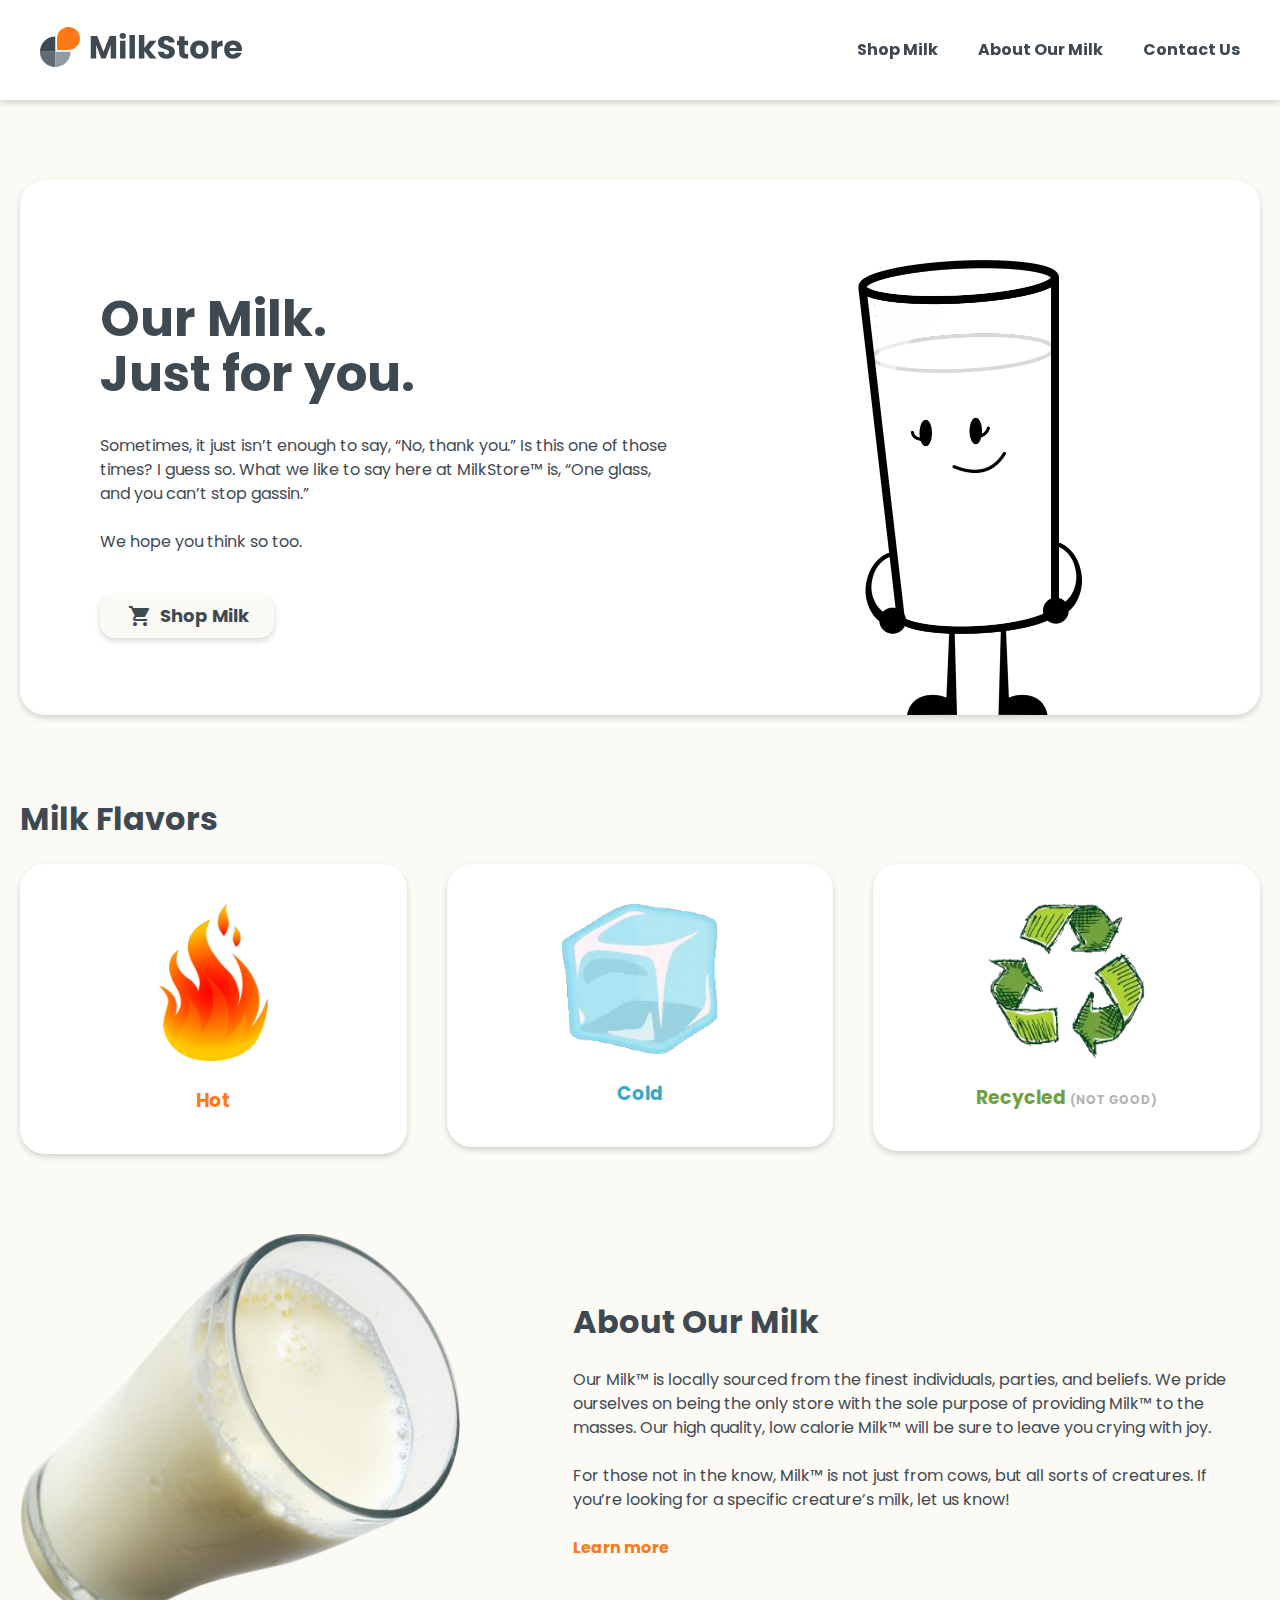
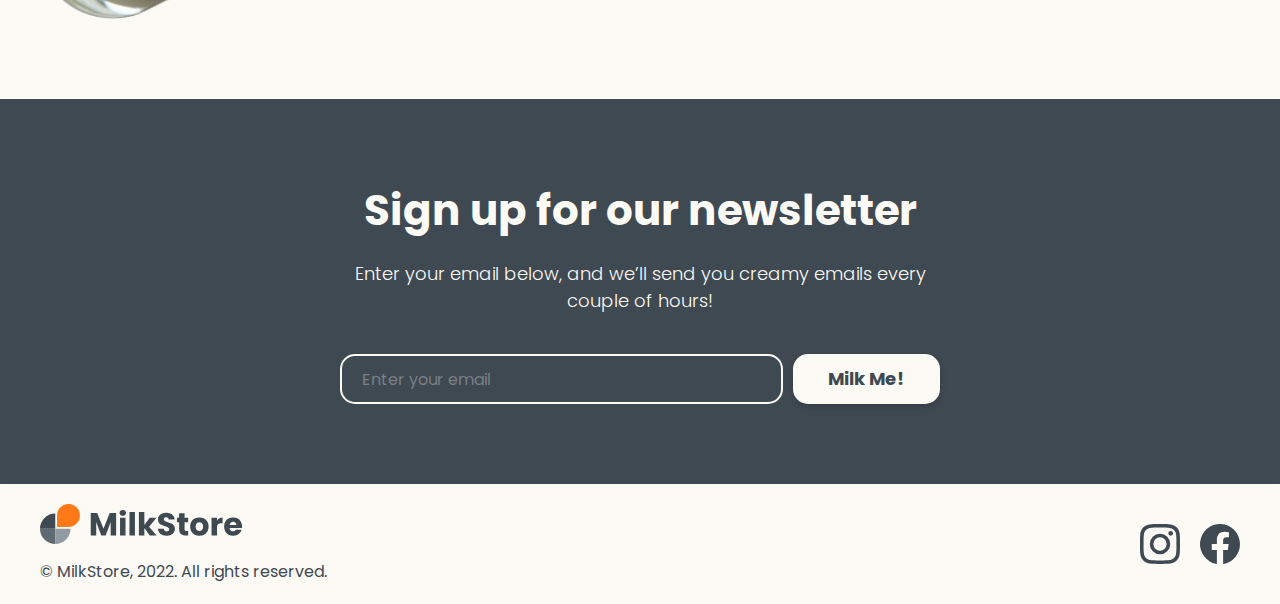
<file: index.html>
<!DOCTYPE html>
<html lang="en">

<head>
    <meta charset="UTF-8">
    <meta http-equiv="X-UA-Compatible" content="IE=edge">
    <meta name="viewport" content="width=device-width, initial-scale=1.0">
    <title>Milk Store</title>
    <link rel="preconnect" href="https://fonts.googleapis.com">
    <link rel="preconnect" href="https://fonts.gstatic.com" crossorigin>
    <link
        href="https://fonts.googleapis.com/css2?family=Poppins:ital,wght@0,100;0,200;0,300;0,400;0,500;0,600;0,700;0,800;0,900;1,100;1,200;1,300;1,400;1,500;1,600;1,700;1,800;1,900&display=swap"
        rel="stylesheet">
    <link rel="stylesheet" href="css/mystyles.css">
    <link href="https://fonts.googleapis.com/icon?family=Material+Icons" rel="stylesheet">

</head>

<body>
    <div class="header">
        <a href="index.html">
            <img src="images/milkstore-logo.svg" alt="milkystore" id="start">
        </a>
        <div class="linka">
            <a href="pages/shop.html">
                <h4>Shop Milk</h4>
            </a>
            <a href="pages/about.html">
                <h4>About Our Milk</h4>
            </a>
            <a href="pages/form.html">
                <h4>Contact Us</h4>
            </a>
        </div>
    </div>

    <div class="index">
        <div class="container">
            <div class="main">
                <div id="maininfo">
                    <div>
                        <h1>Our Milk. <br>
                            Just for you.</h1>
                        <p>Sometimes, it just isn’t enough to say, “No, thank you.” Is this one of those times? I guess
                            so.
                            What
                            we like to say here at MilkStore™ is, “One glass, and you can’t stop gassin.”
                            <br>
                            <br>
                            We hope you think so too.
                        </p>
                        <a href="pages/shop.html">
                            <button>
                                <span class="material-icons">
                                    shopping_cart
                                </span>
                                Shop Milk
                            </button>
                        </a>
                    </div>
                </div>
                <div class="glasswrap">
                    <img src="images/Image 2.png" alt="glass">
                </div>
            </div>

            <section id="shop">
                <div class="flavors">
                    <h1>Milk Flavors</h1>
                    <div class="types">
                        <a href="pages/shop.html">
                            <div class="cumem">
                                <img src="images/Image 3.png" alt="">
                                <h3 id="hot">Hot</h3>
                            </div>
                        </a>
                        <a href="pages/shop.html">
                            <div class="cumem">
                                <img src="images/Image 4.png" alt="">
                                <h3 id="cold">Cold</h3>
                            </div>
                        </a>
                        <a href="pages/shop.html">
                            <div class="cumem">
                                <img src="images/Image 5.png" alt="">
                                <h3 id="recycle">Recycled <label>(NOT GOOD)</label>
                                </h3>
                            </div>
                        </a>
                    </div>
                </div>
            </section>

            <div class="info">
                <img src="images/milk-glass.png" alt="">
                <div id="infotext">
                    <h1>About Our Milk</h1>
                    <p>Our Milk™ is locally sourced from the finest individuals, parties, and beliefs. We pride
                        ourselves on
                        being the only store with the sole purpose of providing Milk™ to the masses. Our high quality,
                        low
                        calorie Milk™ will be sure to leave you crying with joy.
                        <br>
                        <br>
                        For those not in the know, Milk™ is not just from cows, but all sorts of creatures. If you’re
                        looking for a specific creature’s milk, let us know!
                        <br>
                        <br>
                        <a id="learn" href="pages/about.html">Learn more</a>

                    </p>
                </div>
            </div>
        </div>

        <section id="formin">
            <div class="milkform">
                <h1>Sign up for our newsletter</h1>
                <p>Enter your email below, and we’ll send you creamy emails every couple of hours!</p>

                <form>
                    <!-- Form shit -->
                    <div class="emails">
                        <div class="input-wrapper">
                            <input type="text" placeholder="Enter your email" />
                        </div>


                        <button type="submit">Milk Me!</button>
                    </div>
                </form>
            </div>
        </section>
    </div>

    <div class="footer">
        <div id="rights">
            <img src="images/milkstore-logo.svg" alt="milk">
            <p>© MilkStore, 2022. All rights reserved.</p>
        </div>
        <div id="socials">
            <img src="images/instagram-brands.svg" alt="">
            <img src="images/facebook-brands.svg" alt="">
        </div>
    </div>

</body>

</html>
</file>
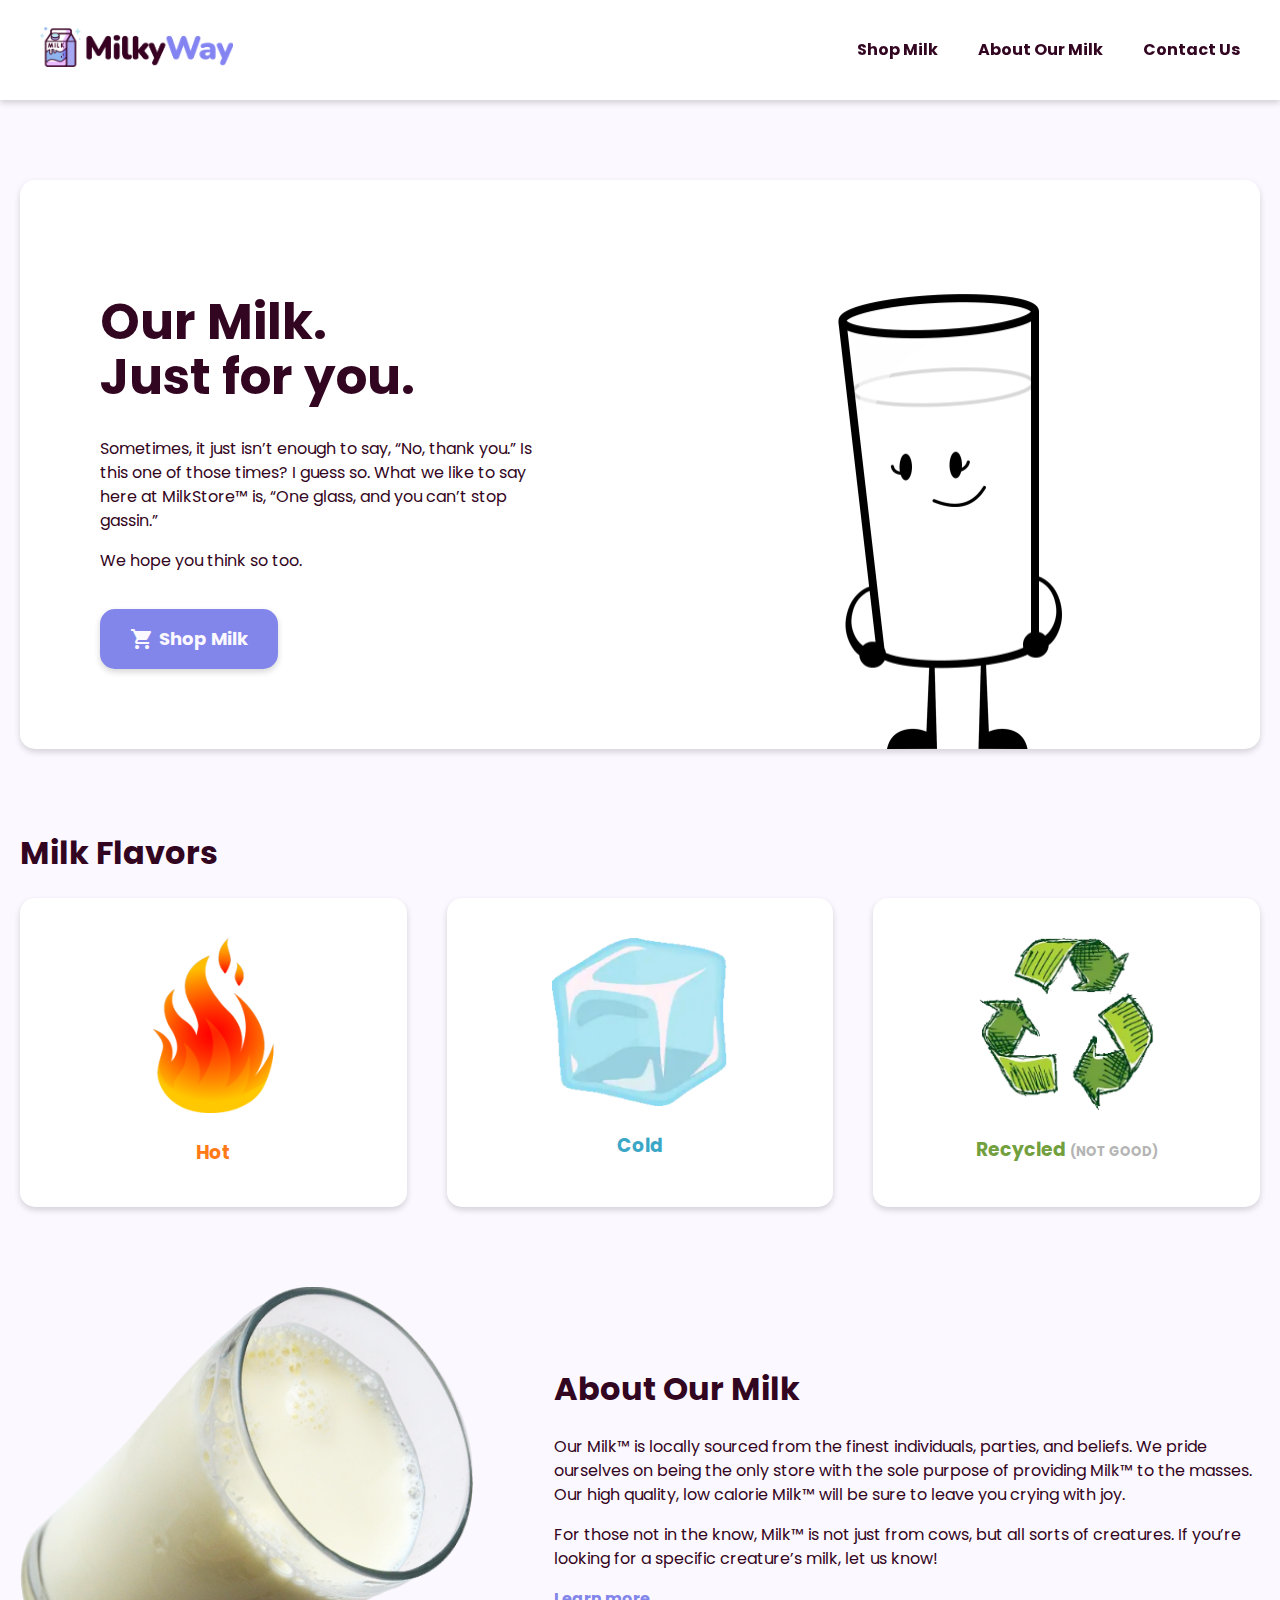
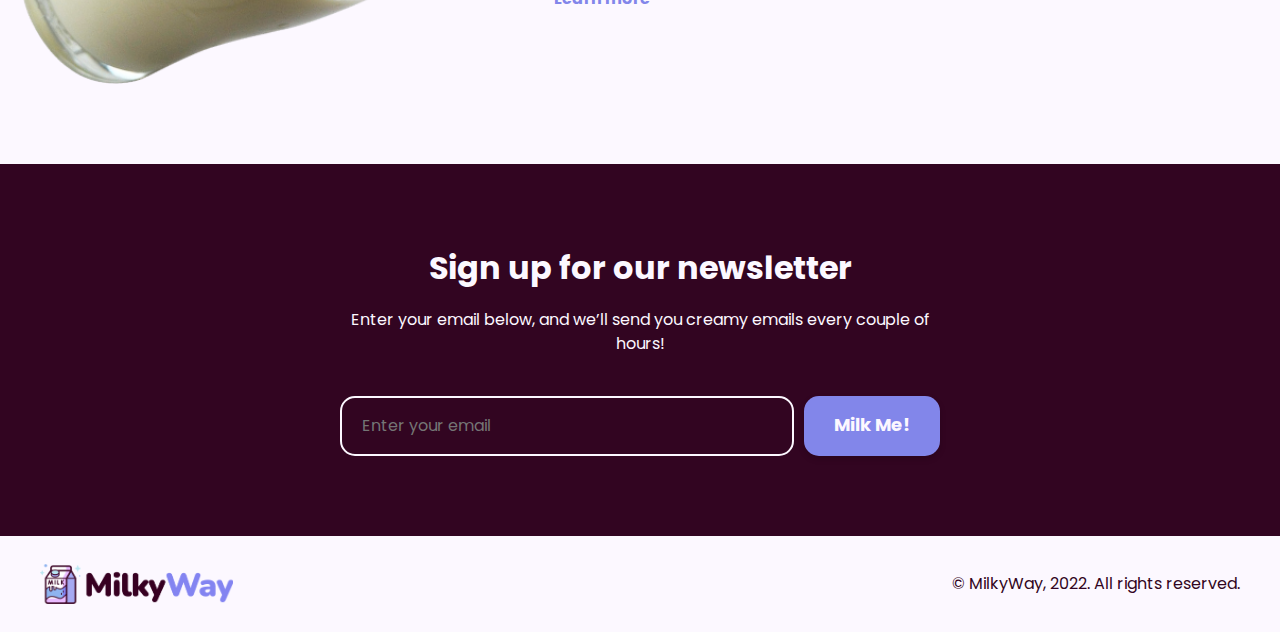
<file: public/index.html>
<!DOCTYPE html>
<html lang="en">

<head>
  <meta charset="UTF-8">
  <meta http-equiv="X-UA-Compatible" content="IE=edge">
  <meta name="viewport" content="width=device-width, initial-scale=1.0">
  <title>Milky Way</title>
  <link rel="preconnect" href="https://fonts.googleapis.com">
  <link rel="preconnect" href="https://fonts.gstatic.com" crossorigin>
  <link
    href="https://fonts.googleapis.com/css2?family=Poppins:ital,wght@0,100;0,200;0,300;0,400;0,500;0,600;0,700;0,800;0,900;1,100;1,200;1,300;1,400;1,500;1,600;1,700;1,800;1,900&display=swap"
    rel="stylesheet">
  <link href="https://fonts.googleapis.com/icon?family=Material+Icons" rel="stylesheet">
  <link rel="stylesheet" href="css/mystyles.css">
  <link rel="icon" type="image/x-icon" href="favicon.ico">
</head>

<body>
  <header>
    <a href="index.html">
      <img src="images/milkyway-logo.png" alt="MilkyWay logo">
    </a>
    <nav>
      <a href="pages/shop.html">
        <h4>Shop Milk</h4>
      </a>
      <a href="pages/about.html">
        <h4>About Our Milk</h4>
      </a>
      <a href="pages/contact.html">
        <h4>Contact Us</h4>
      </a>
    </nav>
  </header>

  <div class="container">
    <section class="hero-section">
      <div class="hero-text">
        <h1>Our Milk. <br> Just for you.</h1>

        <p>Sometimes, it just isn’t enough to say, “No, thank you.” Is this one of those times? I guess so. What we
          like to say here at MilkStore™ is, “One glass, and you can’t stop gassin.”</p>

        <p>We hope you think so too.</p>

        <a href="pages/shop.html">
          <button>
            <span class="material-icons">
              shopping_cart
            </span>
            Shop Milk
          </button>
        </a>
      </div>

      <div class="hero-image">
        <img src="images/miss-milk.png" alt="A photo of Miss Milk">
      </div>
    </section>

    <section class="flavors-section">
      <h1>Milk Flavors</h1>

      <div class="flavors">
        <a href="pages/shop.html">
          <img src="images/fire.png" alt="Fire icon">
          <h3 class="hot">Hot</h3>
        </a>
        <a href="pages/shop.html">
          <img src="images/ice.png" alt="Ice icon">
          <h3 class="cold">Cold</h3>
        </a>
        <a href="pages/shop.html">
          <img src="images/recycle.png" alt="Recycle icon">
          <h3 class="recycle">Recycled <small>(NOT GOOD)</small></h3>
        </a>
      </div>
    </section>

    <section class="info-section">
      <img src="images/milk-glass.png" alt="A photo of a glass of milk">

      <div>
        <h1>About Our Milk</h1>

        <p>Our Milk™ is locally sourced from the finest individuals, parties, and beliefs. We pride
          ourselves on
          being the only store with the sole purpose of providing Milk™ to the masses. Our high quality,
          low
          calorie Milk™ will be sure to leave you crying with joy.
        </p>

        <p>
          For those not in the know, Milk™ is not just from cows, but all sorts of creatures. If you’re
          looking for a specific creature’s milk, let us know!
        </p>

        <p>
          <a href="pages/about.html">
            <strong>Learn more</strong>
          </a>
        </p>
      </div>
    </section>
  </div>

  <section class="email-section">
    <div>
      <h1>Sign up for our newsletter</h1>

      <p>Enter your email below, and we’ll send you creamy emails every couple of hours!</p>

      <form>
        <input type="text" placeholder="Enter your email" />
        <button type="submit">Milk Me!</button>
      </form>
    </div>
  </section>


  <footer>
    <img src="images/milkyway-logo.png" alt="MilkyWay logo">
    <p>&copy; MilkyWay, 2022. All rights reserved.</p>
  </footer>

</body>

</html>
</file>
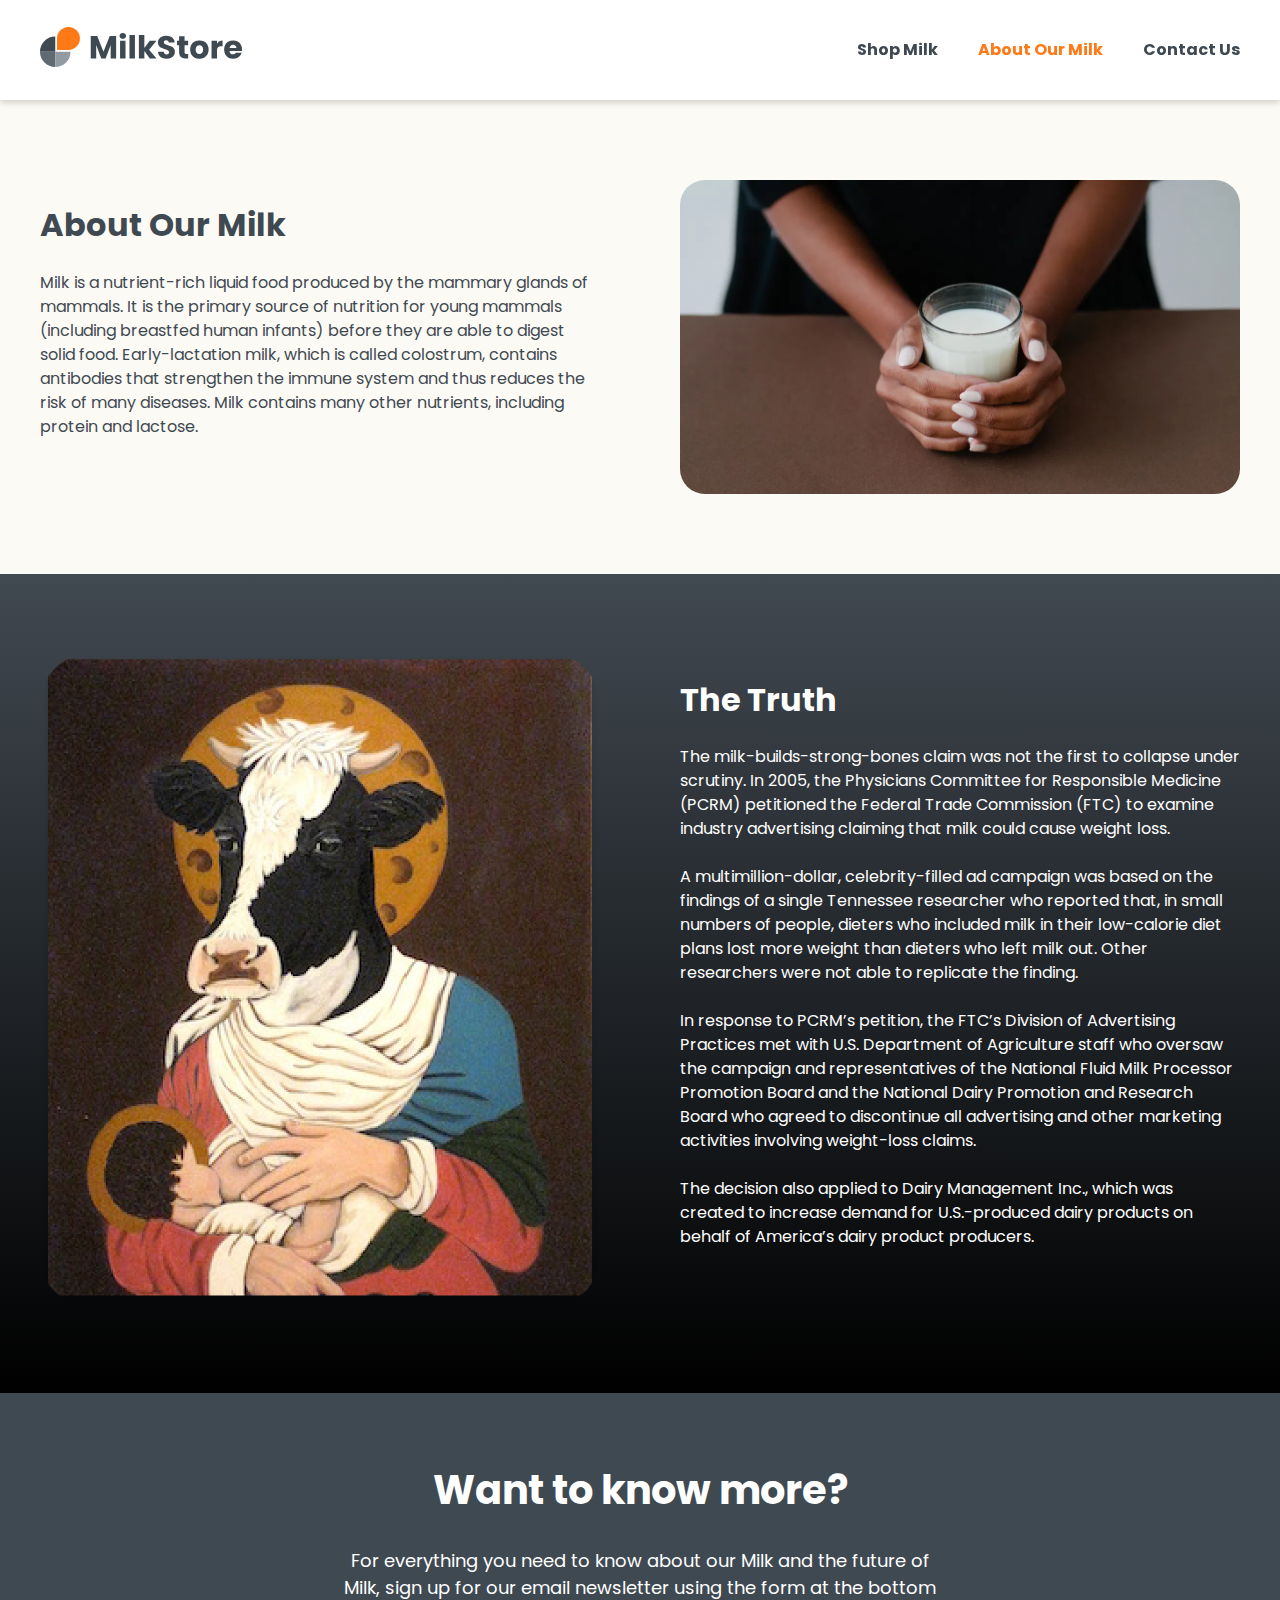
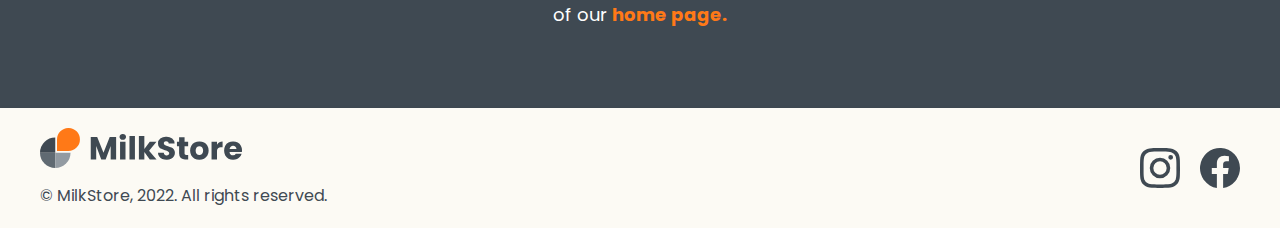
<file: pages/about.html>
<!DOCTYPE html>
<html lang="en">

<head>
    <meta charset="UTF-8">
    <meta http-equiv="X-UA-Compatible" content="IE=edge">
    <meta name="viewport" content="width=device-width, initial-scale=1.0">
    <title>About Our Milk | Milk Store</title>
    <link rel="preconnect" href="https://fonts.googleapis.com">
    <link rel="preconnect" href="https://fonts.gstatic.com" crossorigin>
    <link
        href="https://fonts.googleapis.com/css2?family=Poppins:ital,wght@0,100;0,200;0,300;0,400;0,500;0,600;0,700;0,800;0,900;1,100;1,200;1,300;1,400;1,500;1,600;1,700;1,800;1,900&display=swap"
        rel="stylesheet">
    <link rel="stylesheet" href="../css/mystyles.css">
    <link href="https://fonts.googleapis.com/icon?family=Material+Icons" rel="stylesheet">

</head>

<body>
    <div class="header">
        <a href="../index.html">
            <img src="../images/milkstore-logo.svg" alt="cummy" id="start">
        </a>
        <div class="linka">
            <a href="shop.html">
                <h4>Shop Milk</h4>
            </a>
            <a href="about.html" class="active">
                <h4>About Our Milk</h4>
            </a>
            <a href="form.html">
                <h4>Contact Us</h4>
            </a>
        </div>
    </div>

    <div class="intromilk">
        <div class="container">
            <div class="aboutmilk grid-2">
                <div class="milktext">
                    <h1>About Our Milk</h1>
                    <p>Milk is a nutrient-rich liquid food produced by the mammary glands of mammals. It is the primary
                        source of nutrition for young mammals (including breastfed human infants) before they are able
                        to
                        digest solid food. Early-lactation milk, which is called colostrum, contains antibodies that
                        strengthen the immune system and thus reduces the risk of many diseases. Milk contains many
                        other
                        nutrients, including protein and lactose.</p>
                </div>

                <img src="../images/milk-hands.png" alt="">
            </div>
        </div>
    </div>

    <div class="truth">
        <div class="container">
            <div class="abouttruth grid-2">
                <div>
                    <img id="cow" src="../images/cow-of-truth.png" alt="">
                </div>

                <div class="truthtext">
                    <h1>The Truth</h1>
                    <p>
                        The milk-builds-strong-bones claim was not the first to collapse under scrutiny. In 2005, the
                        Physicians Committee for Responsible Medicine (PCRM) petitioned the Federal Trade Commission
                        (FTC)
                        to examine industry advertising claiming that milk could cause weight loss.
                        <br>
                        <br>
                        A multimillion-dollar,
                        celebrity-filled ad campaign was based on the findings of a single Tennessee researcher who
                        reported
                        that, in small numbers of people, dieters who included milk in their low-calorie diet plans lost
                        more weight than dieters who left milk out. Other researchers were not able to replicate the
                        finding.
                        <br>
                        <br>
                        In response to PCRM’s petition, the FTC’s Division of Advertising Practices met with U.S.
                        Department of Agriculture staff who oversaw the campaign and representatives of the National
                        Fluid
                        Milk Processor Promotion Board and the National Dairy Promotion and Research Board who agreed to
                        discontinue all advertising and other marketing activities involving weight-loss claims.
                        <br>
                        <br>
                        The
                        decision also applied to Dairy Management Inc., which was created to increase demand for
                        U.S.-produced dairy products on behalf of America’s dairy product producers.
                    </p>
                </div>
            </div>
        </div>
    </div>

    <div>
        <div class="more">
            <h1>Want to know more?</h1>
            <p>For everything you need to know about our Milk and the future of Milk, sign up for our email newsletter
                using the form at the bottom of our <a id="learn" href="../index.html">home page.</a></p>
        </div>
    </div>

    <div class="footer">
        <div id="rights">
            <img src="../images/milkstore-logo.svg" alt="cummy">
            <p>© MilkStore, 2022. All rights reserved.</p>
        </div>
        <div id="socials">
            <img src="../images/instagram-brands.svg" alt="">
            <img src="../images/facebook-brands.svg" alt="">
        </div>
    </div>
</body>

</html>
</file>
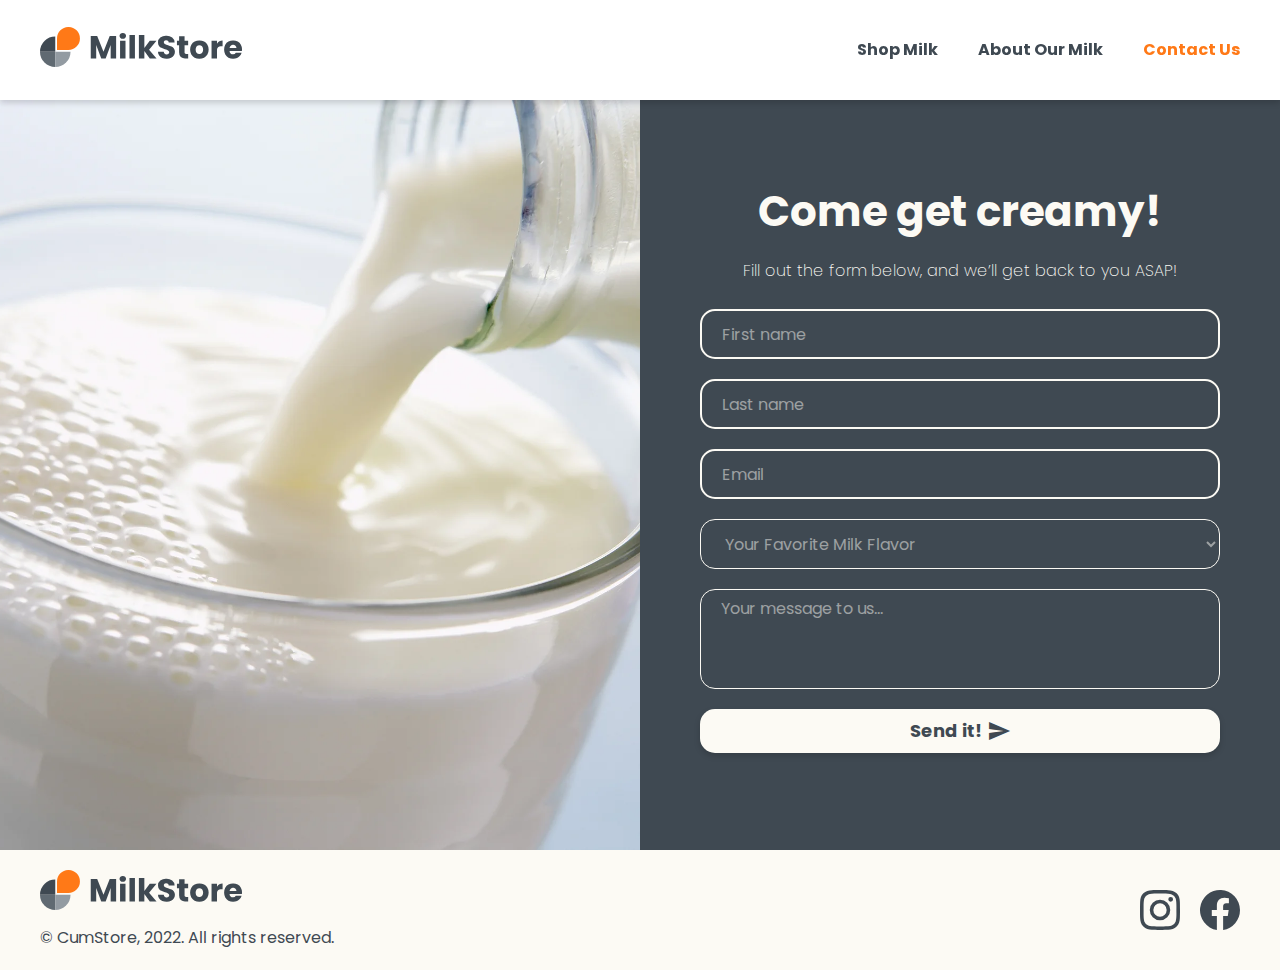
<file: pages/form.html>
<!DOCTYPE html>
<html lang="en">

<head>
    <meta charset="UTF-8">
    <meta http-equiv="X-UA-Compatible" content="IE=edge">
    <meta name="viewport" content="width=device-width, initial-scale=1.0">
    <title>Contact | Milk Store</title>
    <link rel="preconnect" href="https://fonts.googleapis.com">
    <link rel="preconnect" href="https://fonts.gstatic.com" crossorigin>
    <link
        href="https://fonts.googleapis.com/css2?family=Poppins:ital,wght@0,100;0,200;0,300;0,400;0,500;0,600;0,700;0,800;0,900;1,100;1,200;1,300;1,400;1,500;1,600;1,700;1,800;1,900&display=swap"
        rel="stylesheet">
    <link rel="stylesheet" href="../css/mystyles.css">
    <link href="https://fonts.googleapis.com/icon?family=Material+Icons" rel="stylesheet">

</head>

<body>
    <div class="header">
        <a href="../index.html">
            <img src="../images/milkstore-logo.svg" alt="cummy" id="start">
        </a>

        <div class="linka">
            <a href="shop.html">
                <h4>Shop Milk</h4>
            </a>
            <a href="about.html">
                <h4>About Our Milk</h4>
            </a>
            <a href="form.html" class="active">
                <h4>Contact Us</h4>
            </a>
        </div>
    </div>



    <div class="contact">
        <img src="../images/milk-pour.png" alt="">
        <div id="contactin">
            <h2>Come get creamy!</h1>
                <p>Fill out the form below, and we’ll get back to you ASAP!</p>

                <form id="contactform">
                    <!-- Form shit -->

                    <div class="input-wrapper">
                        <input type="text" placeholder="First name" />
                    </div>

                    <div class="input-wrapper">
                        <input type="text" placeholder="Last name" />
                    </div>

                    <div class="input-wrapper">
                        <input type="text" placeholder="Email" />
                    </div>

                    <div class="input-wrapper">
                        <select>
                            <option>Your Favorite Milk Flavor</option>
                            <option>Hot</option>
                            <option>Cold</option>
                            <option>Recycled</option>
                        </select>
                    </div>

                    <div>
                        <textarea type="text" name="" placeholder="Your message to us..." id="textarea"></textarea>
                    </div>

                    <button type="submit">Send it!
                        <span class="material-icons">
                            send
                        </span>
                    </button>
                </form>
        </div>



    </div>

    </div>








    <div class="footer">
        <div id="rights">
            <img src="../images/milkstore-logo.svg" alt="cummy">
            <p>© CumStore, 2022. All rights reserved.</p>
        </div>
        <div id="socials">
            <img src="../images/instagram-brands.svg" alt="">
            <img src="../images/facebook-brands.svg" alt="">
        </div>
    </div>



</body>

</html>
</file>
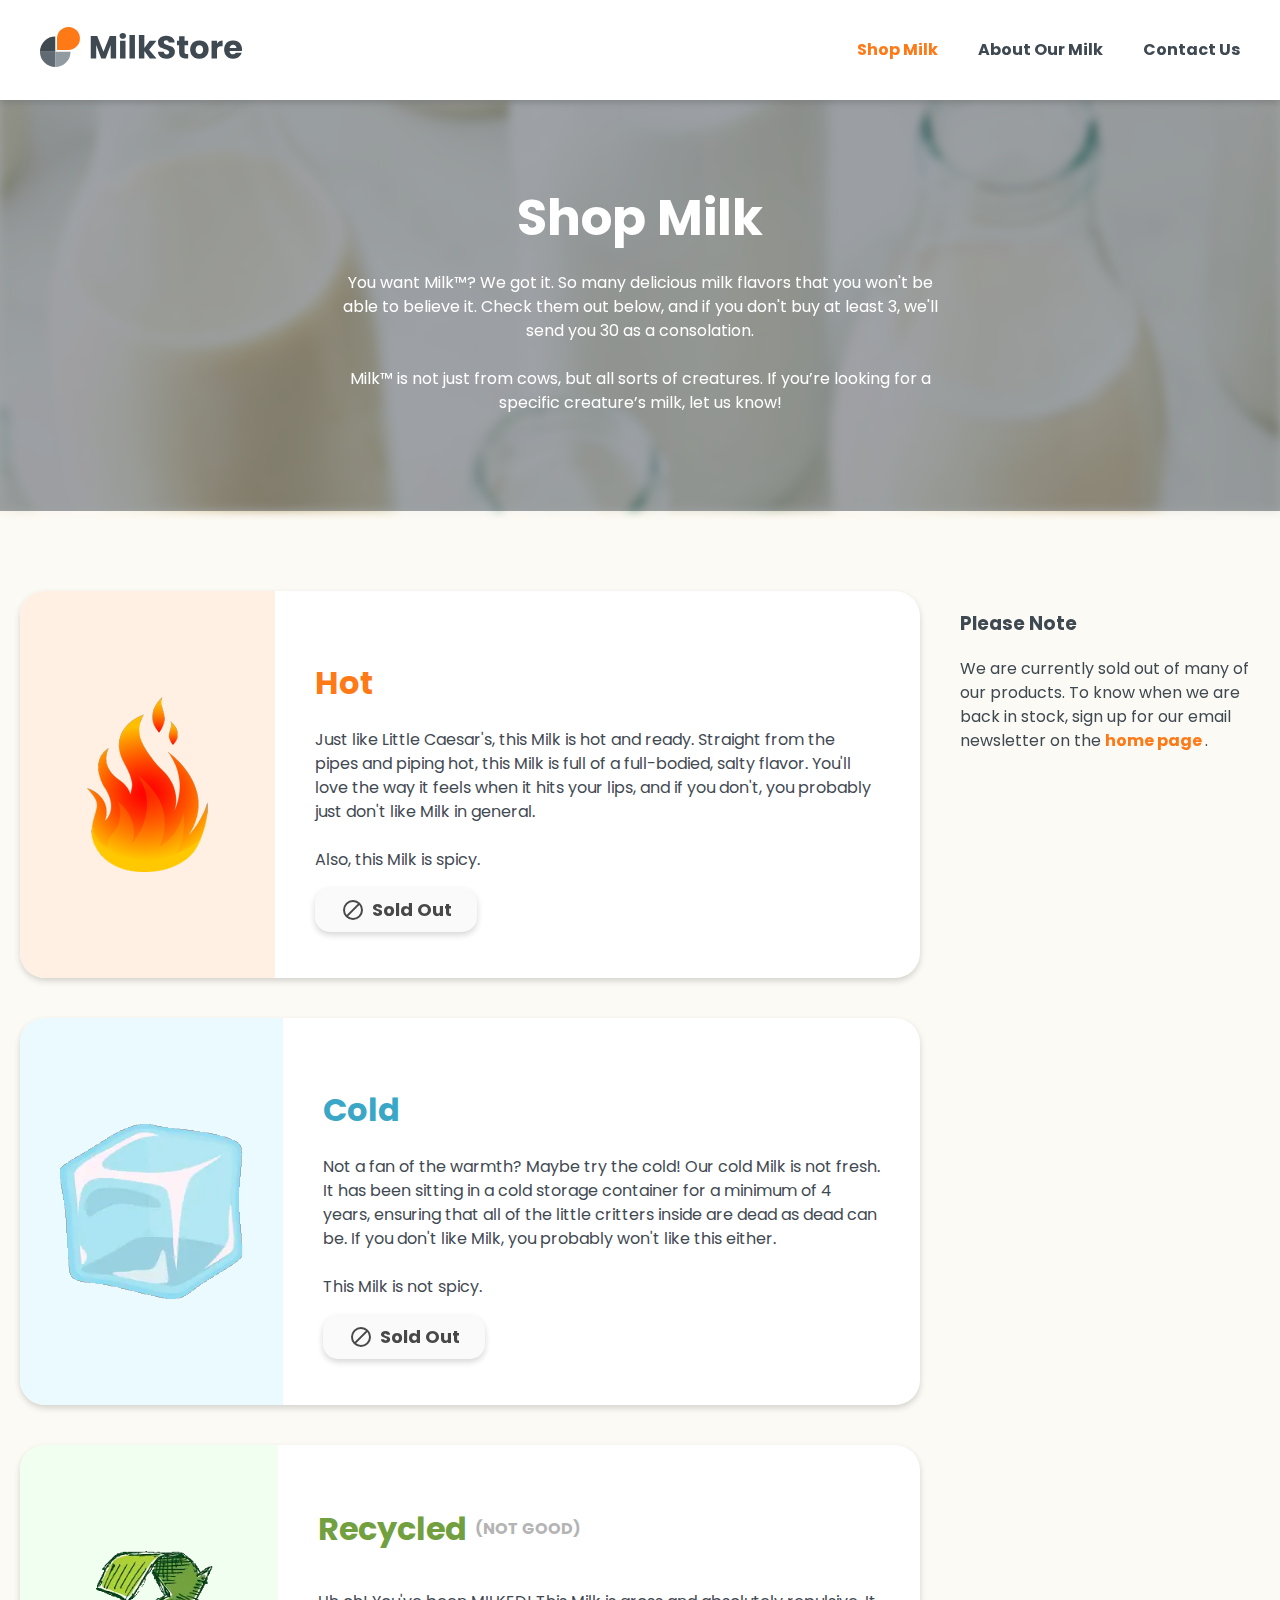
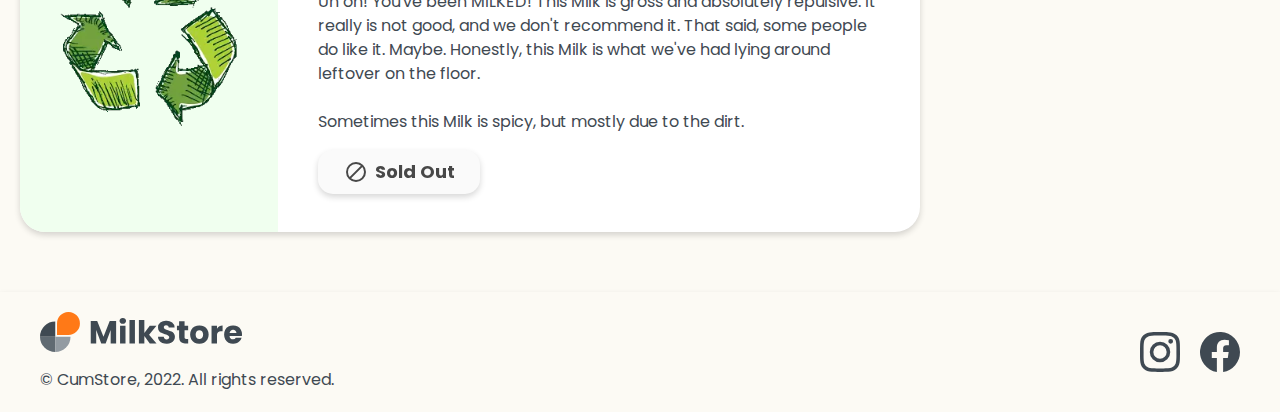
<file: pages/shop.html>
<!DOCTYPE html>
<html lang="en">

<head>
    <meta charset="UTF-8">
    <meta http-equiv="X-UA-Compatible" content="IE=edge">
    <meta name="viewport" content="width=device-width, initial-scale=1.0">
    <title>Shop | Milk Store</title>
    <link rel="preconnect" href="https://fonts.googleapis.com">
    <link rel="preconnect" href="https://fonts.gstatic.com" crossorigin>
    <link
        href="https://fonts.googleapis.com/css2?family=Poppins:ital,wght@0,100;0,200;0,300;0,400;0,500;0,600;0,700;0,800;0,900;1,100;1,200;1,300;1,400;1,500;1,600;1,700;1,800;1,900&display=swap"
        rel="stylesheet">
    <link rel="stylesheet" href="../css/mystyles.css">
    <link href="https://fonts.googleapis.com/icon?family=Material+Icons" rel="stylesheet">

</head>

<body>
    <div class="header">
        <a href="../index.html">
            <img src="../images/milkstore-logo.svg" alt="milk" id="start">
        </a>
        <div class="linka">
            <a href="shop.html" class="active">
                <h4>Shop Milk</h4>
            </a>
            <a href="about.html">
                <h4>About Our Milk</h4>
            </a>
            <a href="form.html">
                <h4>Contact Us</h4>
            </a>
        </div>
    </div>

    <div class="shoppy">
        <div class="shoppytext">
            <h1>Shop Milk</h1>
            <p>You want Milk™? We got it. So many delicious milk flavors that you won't be able to believe it. Check
                them out below, and if you don't buy at least 3, we'll send you 30 as a consolation.
                <br>
                <br>
                Milk™ is not just
                from cows, but all sorts of creatures. If you’re looking for a specific creature’s milk, let us know!
            </p>
        </div>
        <div class="milkback"></div>
        <div class="blackback"></div>
    </div>

    <div class="container">
        <div class="shop">
            <div class="shopflavors">
                <div class="milked">
                    <div class="mflavors">
                        <img src="../images/Image 3.png" alt="" id="fire">
                        <div class="flavtext">
                            <h1 id="hotshop">Hot</h1>

                            <p>Just like Little Caesar's, this Milk is hot and ready. Straight from the pipes and piping
                                hot, this Milk is full of a full-bodied, salty flavor. You'll love the way it feels when
                                it
                                hits your lips, and if you don't, you probably just don't like Milk in general.
                                <br>
                                <br>
                                Also, this Milk is spicy.
                            </p>

                            <button class="buy" disabled>
                                <span class="material-icons">
                                    block
                                </span>
                                Sold Out
                            </button>
                        </div>
                    </div>

                    <div class="mflavors">
                        <img src="../images/Image 4.png" alt="" id="ice">
                        <div class="flavtext">
                            <h1 id="coldshop">Cold</h1>

                            <p>Not a fan of the warmth? Maybe try the cold! Our cold Milk is not fresh. It has been
                                sitting
                                in a cold storage container for a minimum of 4 years, ensuring that all of the little
                                critters inside are dead as dead can be. If you don't like Milk, you probably won't like
                                this either.
                                <br>
                                <br>
                                This Milk is not spicy.
                            </p>

                            <button class="buy" disabled>
                                <span class="material-icons">
                                    block
                                </span>
                                Sold Out</button>
                        </div>
                    </div>

                    <div class="mflavors">
                        <img src="../images/Image 5.png" alt="" id="recycle">
                        <div class="flavtext">
                            <div id="recyclegrid">
                                <h1 id="recycleshop">Recycled</h1>
                                <h5 id="shoplabel">(NOT GOOD)</h5>
                            </div>


                            <p>Uh oh! You've been MILKED! This Milk is gross and absolutely repulsive. It really is not
                                good, and we don't recommend it. That said, some people do like it. Maybe. Honestly,
                                this
                                Milk is what we've had lying around leftover on the floor.
                                <br>
                                <br>
                                Sometimes this Milk is spicy, but
                                mostly due to the dirt.
                            </p>

                            <button class="buy" disabled>
                                <span class="material-icons">
                                    block
                                </span>
                                Sold Out</button>
                        </div>
                        </h3>
                    </div>
                </div>

                <div class="note">
                    <h3>Please Note</h3>
                    <p>We are currently sold out of many of our products. To know when we are back in stock, sign up for
                        our
                        email newsletter on the <a id="learn" href="../index.html">home page </a>.</p>

                </div>
            </div>
        </div>
    </div>

    <div class="footer">
        <div id="rights">
            <img src="../images/milkstore-logo.svg" alt="cummy">
            <p>© CumStore, 2022. All rights reserved.</p>
        </div>
        <div id="socials">
            <img src="../images/instagram-brands.svg" alt="">
            <img src="../images/facebook-brands.svg" alt="">
        </div>
    </div>







</body>

</html>
</file>
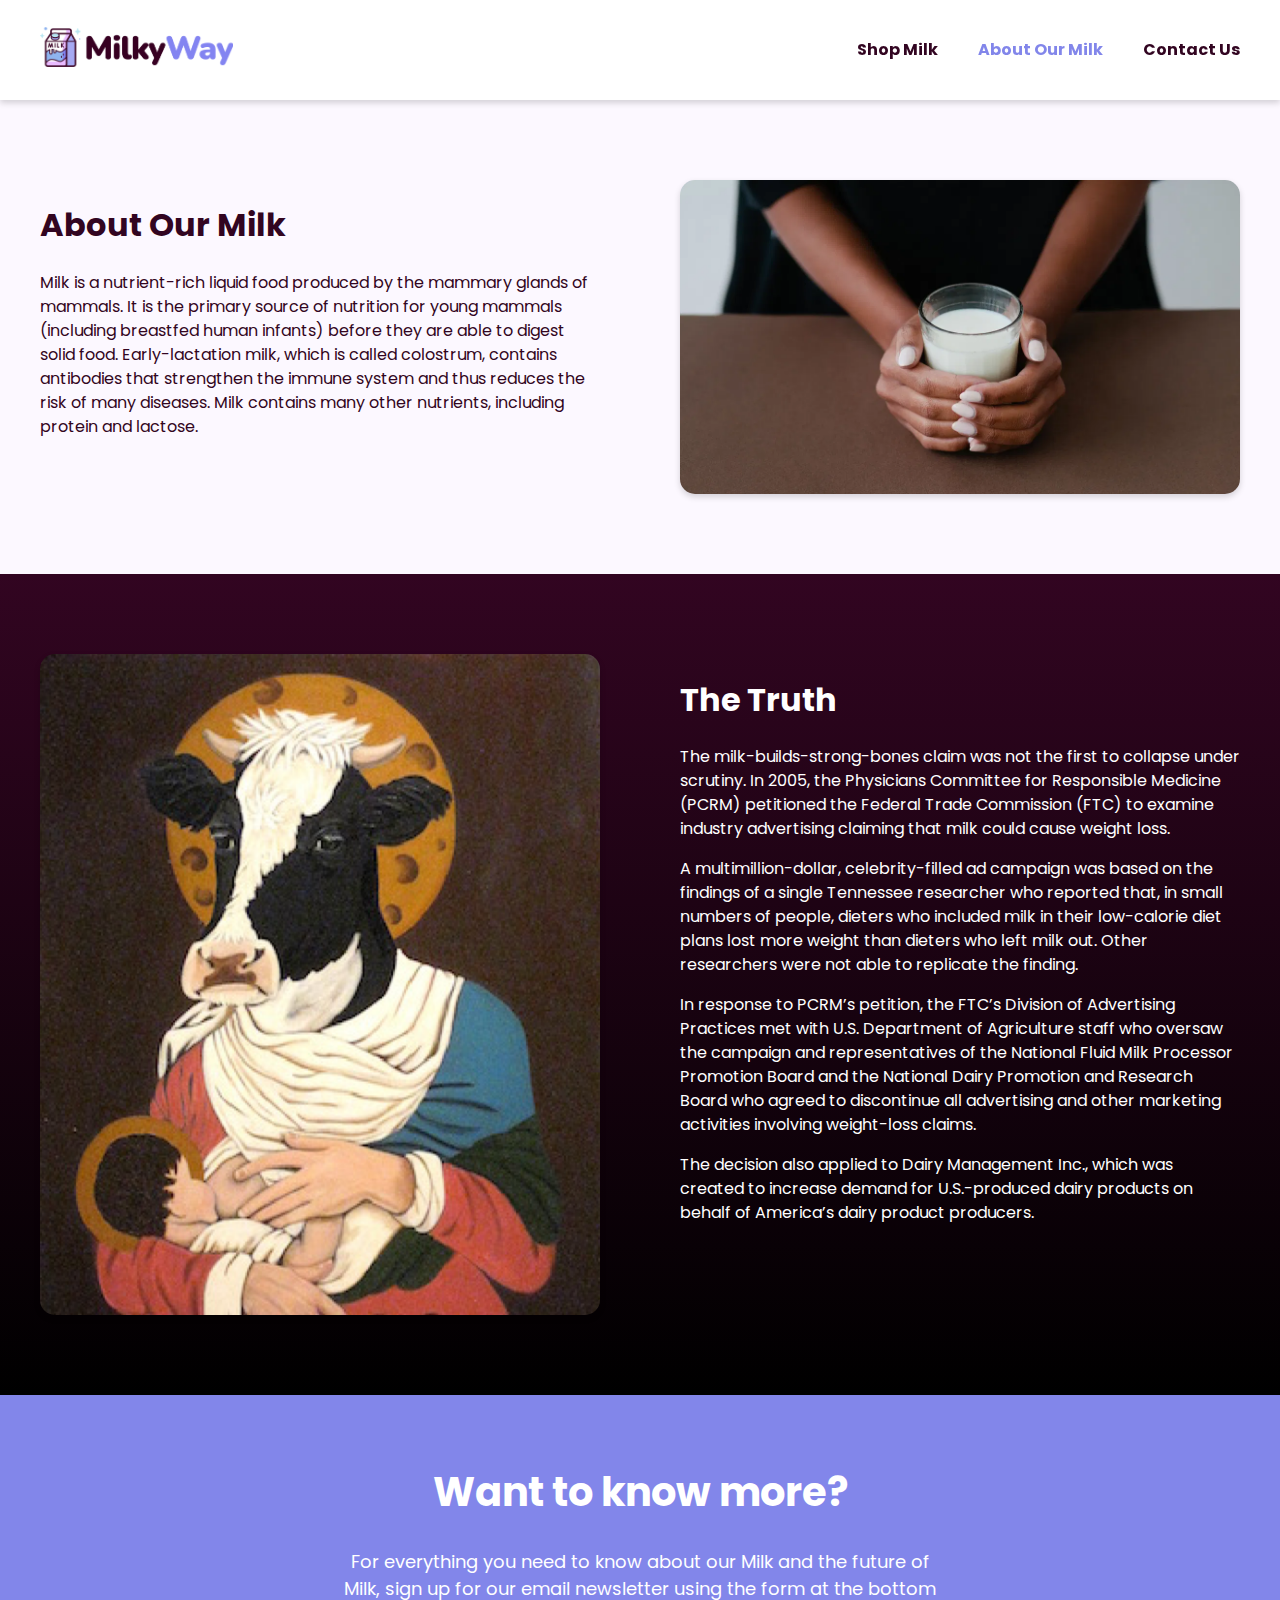
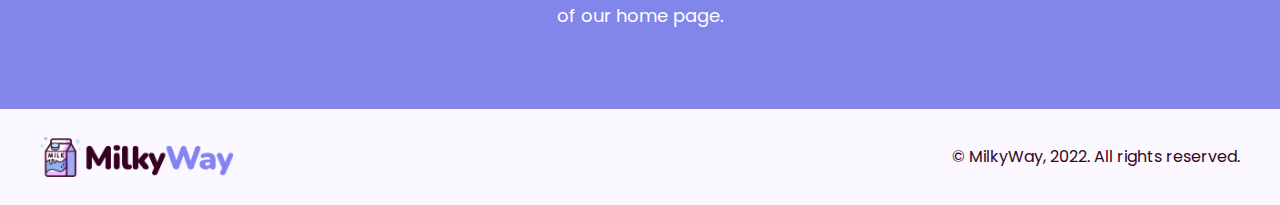
<file: public/pages/about.html>
<!DOCTYPE html>
<html lang="en">

<head>
  <meta charset="UTF-8">
  <meta http-equiv="X-UA-Compatible" content="IE=edge">
  <meta name="viewport" content="width=device-width, initial-scale=1.0">
  <title>About Our Milk | Milky Way</title>
  <link rel="preconnect" href="https://fonts.googleapis.com">
  <link rel="preconnect" href="https://fonts.gstatic.com" crossorigin>
  <link
    href="https://fonts.googleapis.com/css2?family=Poppins:ital,wght@0,100;0,200;0,300;0,400;0,500;0,600;0,700;0,800;0,900;1,100;1,200;1,300;1,400;1,500;1,600;1,700;1,800;1,900&display=swap"
    rel="stylesheet">
  <link href="https://fonts.googleapis.com/icon?family=Material+Icons" rel="stylesheet">
  <link rel="stylesheet" href="../css/mystyles.css">
  <link rel="icon" type="image/x-icon" href="../favicon.ico">
</head>

<body>
  <header>
    <a href="../index.html">
      <img src="../images/milkyway-logo.png" alt="MilkyWay logo">
    </a>
    <nav>
      <a href="shop.html">
        <h4>Shop Milk</h4>
      </a>
      <a href="about.html" class="active">
        <h4>About Our Milk</h4>
      </a>
      <a href="contact.html">
        <h4>Contact Us</h4>
      </a>
    </nav>
  </header>

  <section class="about-hero">
    <div class="container">
      <div class="about-grid">
        <div class="about-text">
          <h1>About Our Milk</h1>
          <p>Milk is a nutrient-rich liquid food produced by the mammary glands of mammals. It is the primary
            source of nutrition for young mammals (including breastfed human infants) before they are able
            to
            digest solid food. Early-lactation milk, which is called colostrum, contains antibodies that
            strengthen the immune system and thus reduces the risk of many diseases. Milk contains many
            other
            nutrients, including protein and lactose.</p>
        </div>

        <img src="../images/milk-hands.png" alt="Photo of a glass of milk in a person's hands">
      </div>
    </div>
  </section>

  <section class="truth-section">
    <div class="container">
      <div class="about-grid">
        <img src="../images/cow-of-truth.png" alt="Photo of the cow of truth">

        <div class="truth-text">
          <h1>The Truth</h1>

          <p>
            The milk-builds-strong-bones claim was not the first to collapse under scrutiny. In 2005, the
            Physicians Committee for Responsible Medicine (PCRM) petitioned the Federal Trade Commission
            (FTC)
            to examine industry advertising claiming that milk could cause weight loss.
          </p>

          <p>
            A multimillion-dollar,
            celebrity-filled ad campaign was based on the findings of a single Tennessee researcher who
            reported
            that, in small numbers of people, dieters who included milk in their low-calorie diet plans lost
            more weight than dieters who left milk out. Other researchers were not able to replicate the
            finding.
          </p>

          <p>
            In response to PCRM’s petition, the FTC’s Division of Advertising Practices met with U.S.
            Department of Agriculture staff who oversaw the campaign and representatives of the National
            Fluid
            Milk Processor Promotion Board and the National Dairy Promotion and Research Board who agreed to
            discontinue all advertising and other marketing activities involving weight-loss claims.
          </p>

          <p>
            The
            decision also applied to Dairy Management Inc., which was created to increase demand for
            U.S.-produced dairy products on behalf of America’s dairy product producers.
          </p>
        </div>
      </div>
    </div>
  </section>

  <section class="more-section">
    <h1>Want to know more?</h1>
    <p>For everything you need to know about our Milk and the future of Milk, sign up for our email newsletter
      using the form at the bottom of our <a href="../index.html">home page.</a></p>
  </section>

  <footer>
    <img src="../images/milkyway-logo.png" alt="MilkyWay logo">
    <p>&copy; MilkyWay, 2022. All rights reserved.</p>
  </footer>
</body>

</html>
</file>
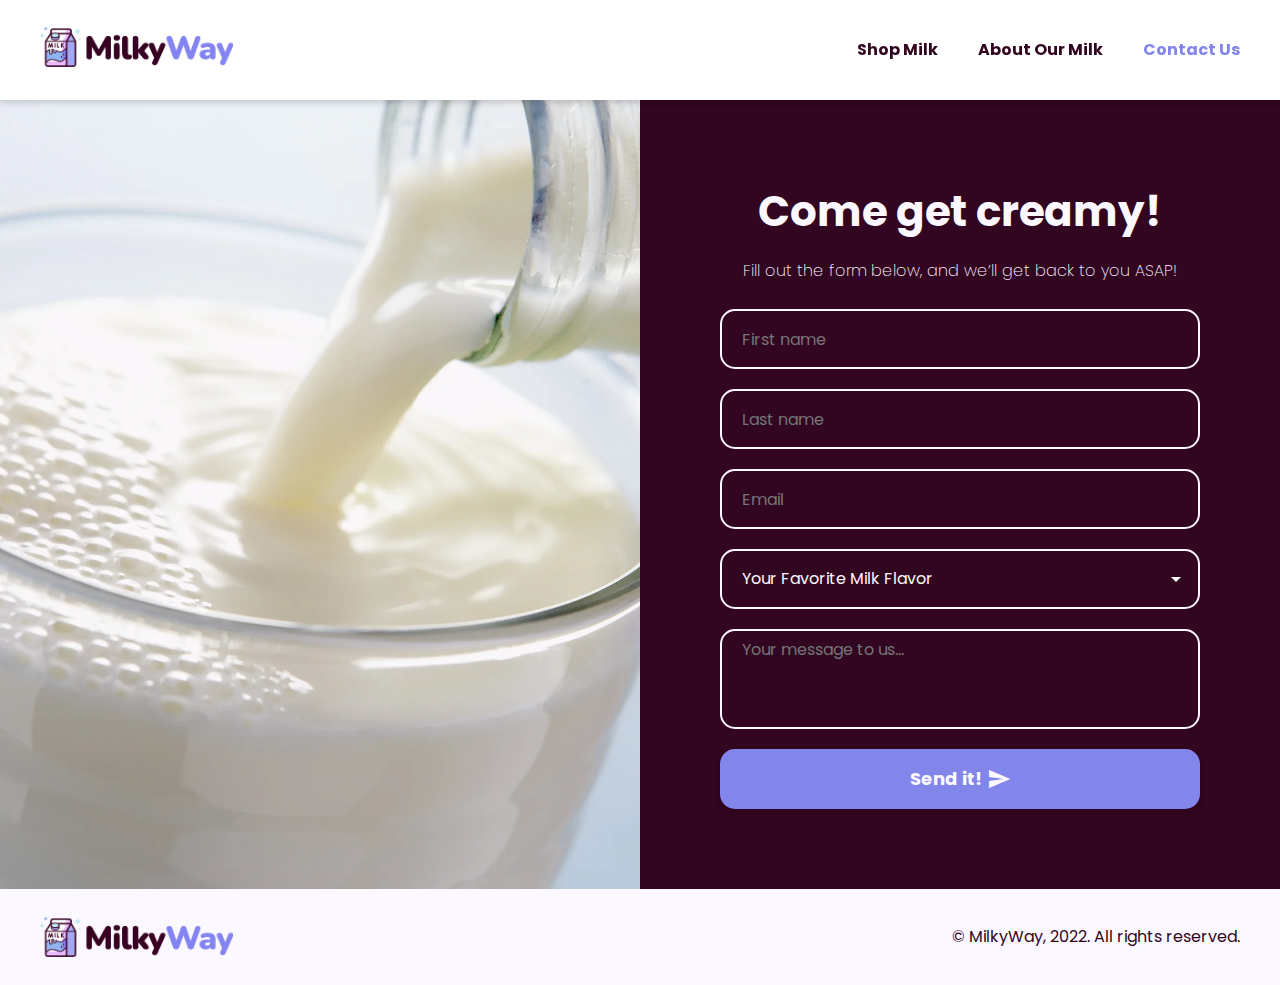
<file: public/pages/contact.html>
<!DOCTYPE html>
<html lang="en">

<head>
  <meta charset="UTF-8">
  <meta http-equiv="X-UA-Compatible" content="IE=edge">
  <meta name="viewport" content="width=device-width, initial-scale=1.0">
  <title>Contact | Milky Way</title>
  <link rel="preconnect" href="https://fonts.googleapis.com">
  <link rel="preconnect" href="https://fonts.gstatic.com" crossorigin>
  <link
    href="https://fonts.googleapis.com/css2?family=Poppins:ital,wght@0,100;0,200;0,300;0,400;0,500;0,600;0,700;0,800;0,900;1,100;1,200;1,300;1,400;1,500;1,600;1,700;1,800;1,900&display=swap"
    rel="stylesheet">
  <link href="https://fonts.googleapis.com/icon?family=Material+Icons" rel="stylesheet">
  <link rel="stylesheet" href="../css/mystyles.css">
  <link rel="icon" type="image/x-icon" href="../favicon.ico">
</head>

<body>
  <header>
    <a href="../index.html">
      <img src="../images/milkyway-logo.png" alt="MilkyWay logo">
    </a>
    <nav>
      <a href="shop.html">
        <h4>Shop Milk</h4>
      </a>
      <a href="about.html">
        <h4>About Our Milk</h4>
      </a>
      <a href="contact.html" class="active">
        <h4>Contact Us</h4>
      </a>
    </nav>
  </header>

  <section class="contact-section">
    <img src="../images/milk-pour.png" alt="A photo of milk being poured">

    <div class="contact-form">
      <h2>Come get creamy!</h2>

      <p>Fill out the form below, and we’ll get back to you ASAP!</p>

      <form>
        <input type="text" placeholder="First name" />

        <input type="text" placeholder="Last name" />

        <input type="text" placeholder="Email" />

        <select>
          <option value="" disabled selected>Your Favorite Milk Flavor</option>
          <option>Hot</option>
          <option>Cold</option>
          <option>Recycled</option>
        </select>

        <textarea type="text" name="" placeholder="Your message to us..."></textarea>

        <button type="submit">
          Send it!
          <span class="material-icons">
            send
          </span>
        </button>
      </form>
    </div>
  </section>

  <footer>
    <img src="../images/milkyway-logo.png" alt="MilkyWay logo">
    <p>&copy; MilkyWay, 2022. All rights reserved.</p>
  </footer>

</body>

</html>
</file>
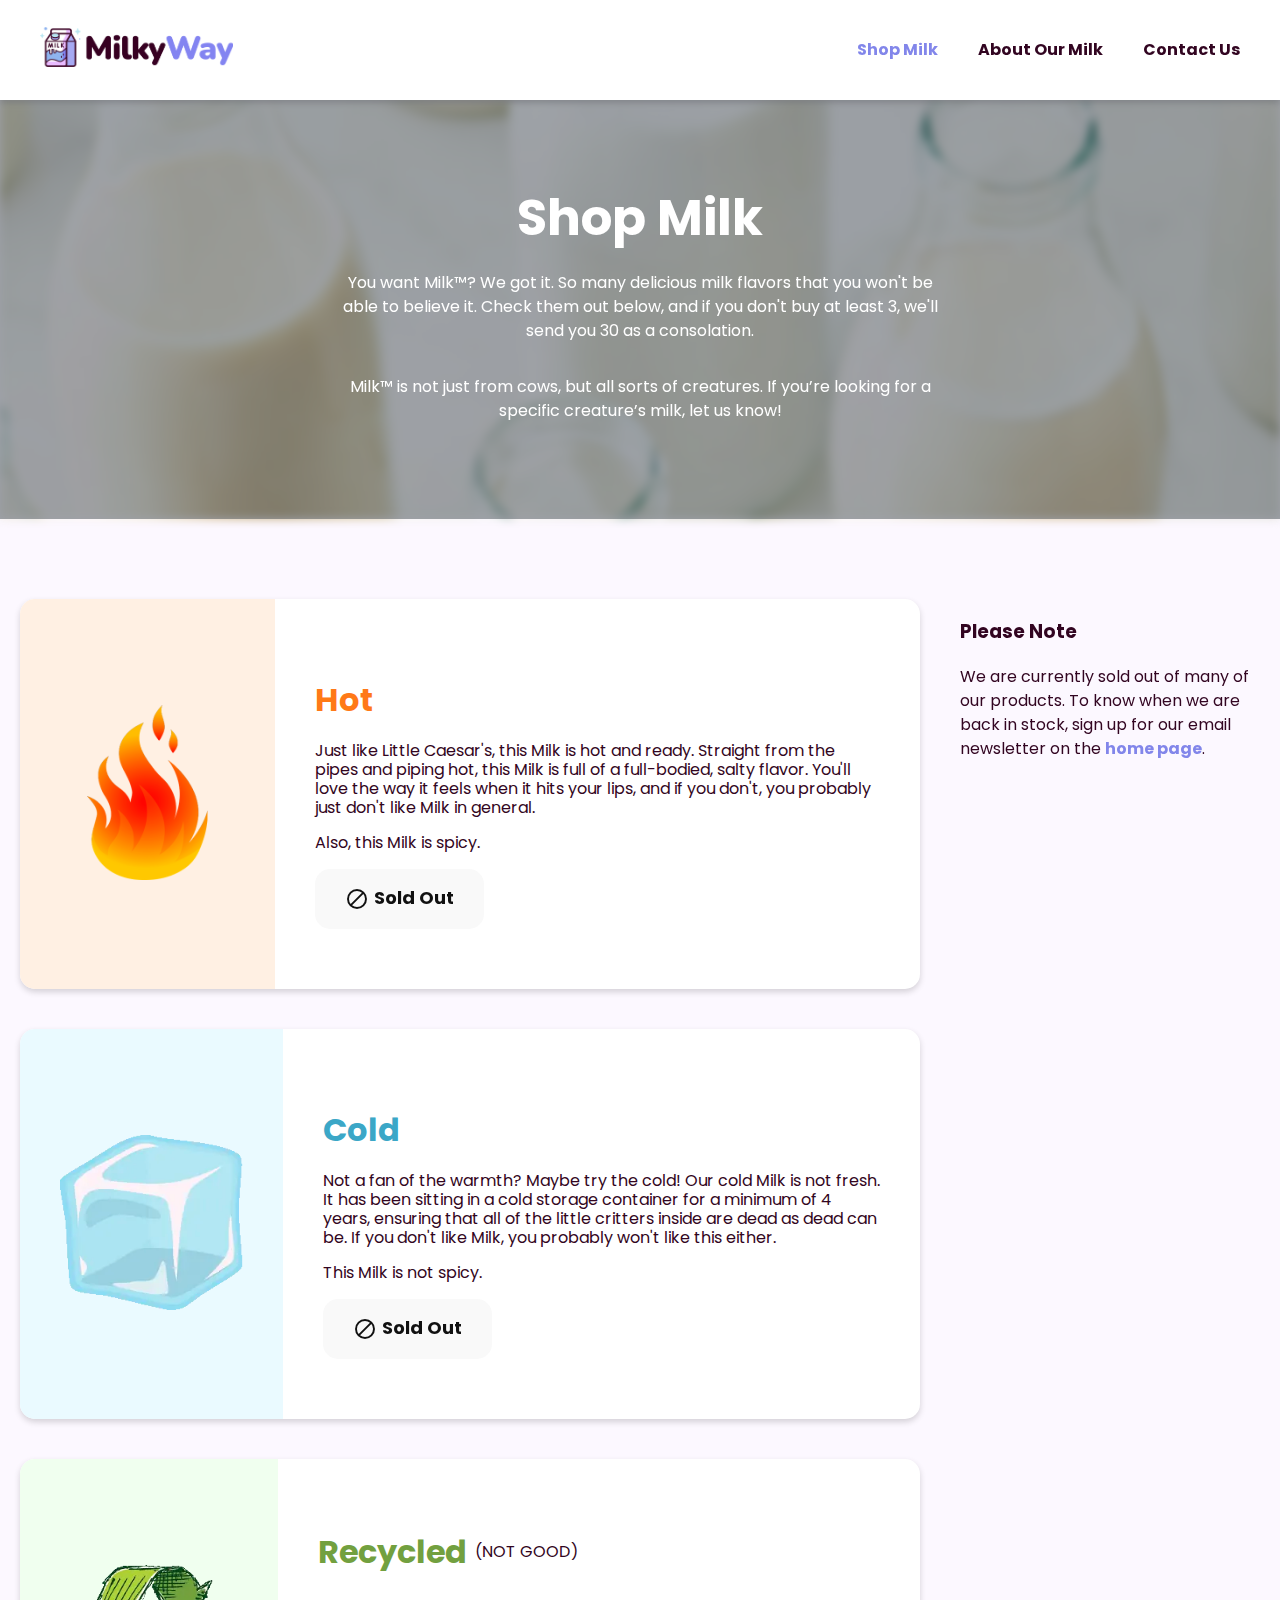
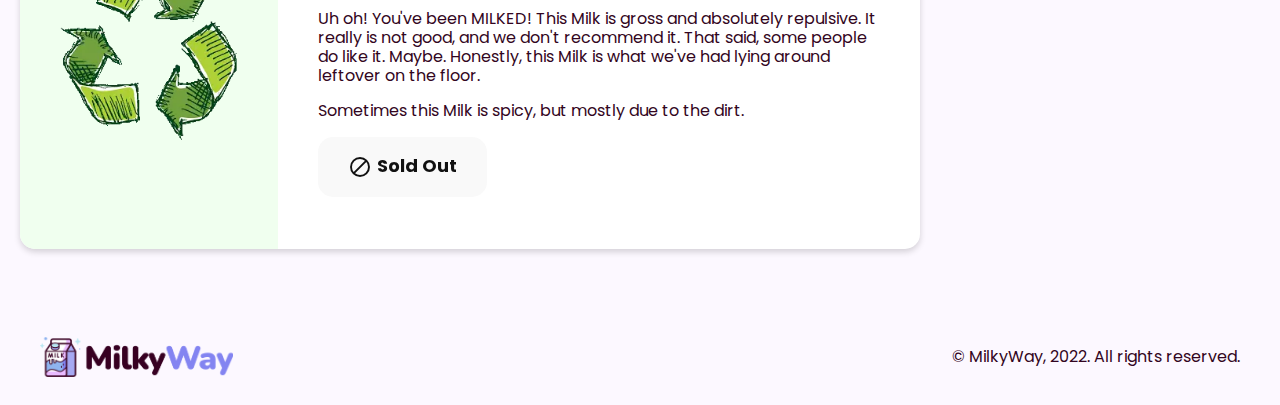
<file: public/pages/shop.html>
<!DOCTYPE html>
<html lang="en">

<head>
  <meta charset="UTF-8">
  <meta http-equiv="X-UA-Compatible" content="IE=edge">
  <meta name="viewport" content="width=device-width, initial-scale=1.0">
  <title>Shop | Milky Way</title>
  <link rel="preconnect" href="https://fonts.googleapis.com">
  <link rel="preconnect" href="https://fonts.gstatic.com" crossorigin>
  <link
    href="https://fonts.googleapis.com/css2?family=Poppins:ital,wght@0,100;0,200;0,300;0,400;0,500;0,600;0,700;0,800;0,900;1,100;1,200;1,300;1,400;1,500;1,600;1,700;1,800;1,900&display=swap"
    rel="stylesheet">
  <link href="https://fonts.googleapis.com/icon?family=Material+Icons" rel="stylesheet">
  <link rel="stylesheet" href="../css/mystyles.css">
  <link rel="icon" type="image/x-icon" href="../favicon.ico">
</head>

<body>
  <header>
    <a href="../index.html">
      <img src="../images/milkyway-logo.png" alt="MilkyWay logo">
    </a>
    <nav>
      <a href="shop.html" class="active">
        <h4>Shop Milk</h4>
      </a>
      <a href="about.html">
        <h4>About Our Milk</h4>
      </a>
      <a href="contact.html">
        <h4>Contact Us</h4>
      </a>
    </nav>
  </header>

  <section class="shop-hero">
    <div>
      <h1>Shop Milk</h1>

      <p>You want Milk™? We got it. So many delicious milk flavors that you won't be able to believe it. Check them out
        below, and if you don't buy at least 3, we'll send you 30 as a consolation.
      </p>

      <p>
        Milk™ is not just from cows, but all sorts of creatures. If you’re looking for a specific creature’s milk, let
        us know!
      </p>
    </div>
  </section>

  <div class="container">
    <section class="shop-body">
      <div class="flavors-list">
        <div class="flavor">
          <div class="image-wrapper" id="fire">
            <img src="../images/fire.png" alt="Fire icon">
          </div>

          <div class="text-wrapper">
            <h1 class="hot">Hot</h1>

            <p>Just like Little Caesar's, this Milk is hot and ready. Straight from the pipes and piping
              hot, this Milk is full of a full-bodied, salty flavor. You'll love the way it feels when
              it
              hits your lips, and if you don't, you probably just don't like Milk in general.
            </p>

            <p>
              Also, this Milk is spicy.
            </p>

            <button class="buy" disabled>
              <span class="material-icons">
                block
              </span>
              Sold Out
            </button>
          </div>
        </div>

        <div class="flavor">
          <div class="image-wrapper" id="ice">
            <img src="../images/ice.png" alt="Ice icon">
          </div>

          <div class="text-wrapper">
            <h1 class="cold">Cold</h1>

            <p>Not a fan of the warmth? Maybe try the cold! Our cold Milk is not fresh. It has been
              sitting
              in a cold storage container for a minimum of 4 years, ensuring that all of the little
              critters inside are dead as dead can be. If you don't like Milk, you probably won't like
              this either.
            </p>

            <p>
              This Milk is not spicy.
            </p>

            <button class="buy" disabled>
              <span class="material-icons">
                block
              </span>
              Sold Out
            </button>
          </div>
        </div>

        <div class="flavor">
          <div class="image-wrapper" id="recycle">
            <img src="../images/recycle.png" alt="Recycle icon">
          </div>

          <div class="text-wrapper">
            <div id="recycle-container">
              <h1 class="recycle">Recycled</h1>
              <label>(NOT GOOD)</label>
            </div>

            <p>Uh oh! You've been MILKED! This Milk is gross and absolutely repulsive. It really is not
              good, and we don't recommend it. That said, some people do like it. Maybe. Honestly,
              this
              Milk is what we've had lying around leftover on the floor.
            </p>

            <p>
              Sometimes this Milk is spicy, but
              mostly due to the dirt.
            </p>

            <button class="buy" disabled>
              <span class="material-icons">
                block
              </span>
              Sold Out
            </button>
          </div>
        </div>
      </div>

      <div class="note">
        <h3>Please Note</h3>

        <p>We are currently sold out of many of our products. To know when we are back in stock, sign up for
          our
          email newsletter on the <a id="learn" href="../index.html"><strong>home page</strong></a>.
        </p>
      </div>
    </section>
  </div>

  <footer>
    <img src="../images/milkyway-logo.png" alt="MilkyWay logo">
    <p>&copy; MilkyWay, 2022. All rights reserved.</p>
  </footer>
</body>

</html>
</file>
<file: css/mystyles.css>
/*! normalize.css v8.0.1 | MIT License | github.com/necolas/normalize.css */
/* Document
   ========================================================================== */
/**
 * 1. Correct the line height in all browsers.
 * 2. Prevent adjustments of font size after orientation changes in iOS.
 */
html {
  line-height: 1.15;
  /* 1 */
  -webkit-text-size-adjust: 100%;
  /* 2 */
}

/* Sections
     ========================================================================== */
/**
   * Remove the margin in all browsers.
   */
body {
  margin: 0;
}

/**
   * Render the `main` element consistently in IE.
   */
main {
  display: block;
}

/**
   * Correct the font size and margin on `h1` elements within `section` and
   * `article` contexts in Chrome, Firefox, and Safari.
   */
h1 {
  font-size: 2em;
  margin: 0.67em 0;
}

/* Grouping content
     ========================================================================== */
/**
   * 1. Add the correct box sizing in Firefox.
   * 2. Show the overflow in Edge and IE.
   */
hr {
  box-sizing: content-box;
  /* 1 */
  height: 0;
  /* 1 */
  overflow: visible;
  /* 2 */
}

/**
   * 1. Correct the inheritance and scaling of font size in all browsers.
   * 2. Correct the odd `em` font sizing in all browsers.
   */
pre {
  font-family: monospace, monospace;
  /* 1 */
  font-size: 1em;
  /* 2 */
}

/* Text-level semantics
     ========================================================================== */
/**
   * Remove the gray background on active links in IE 10.
   */
a {
  background-color: transparent;
}

/**
   * 1. Remove the bottom border in Chrome 57-
   * 2. Add the correct text decoration in Chrome, Edge, IE, Opera, and Safari.
   */
abbr[title] {
  border-bottom: none;
  /* 1 */
  text-decoration: underline;
  /* 2 */
  text-decoration: underline dotted;
  /* 2 */
}

/**
   * Add the correct font weight in Chrome, Edge, and Safari.
   */
b,
strong {
  font-weight: bolder;
}

/**
   * 1. Correct the inheritance and scaling of font size in all browsers.
   * 2. Correct the odd `em` font sizing in all browsers.
   */
code,
kbd,
samp {
  font-family: monospace, monospace;
  /* 1 */
  font-size: 1em;
  /* 2 */
}

/**
   * Add the correct font size in all browsers.
   */
small {
  font-size: 80%;
}

/**
   * Prevent `sub` and `sup` elements from affecting the line height in
   * all browsers.
   */
sub,
sup {
  font-size: 75%;
  line-height: 0;
  position: relative;
  vertical-align: baseline;
}

sub {
  bottom: -0.25em;
}

sup {
  top: -0.5em;
}

/* Embedded content
     ========================================================================== */
/**
   * Remove the border on images inside links in IE 10.
   */
img {
  border-style: none;
}

/* Forms
     ========================================================================== */
/**
   * 1. Change the font styles in all browsers.
   * 2. Remove the margin in Firefox and Safari.
   */
button,
input,
optgroup,
select,
textarea {
  font-family: inherit;
  /* 1 */
  font-size: 100%;
  /* 1 */
  line-height: 1.15;
  /* 1 */
  margin: 0;
  /* 2 */
}

/**
   * Show the overflow in IE.
   * 1. Show the overflow in Edge.
   */
button,
input {
  /* 1 */
  overflow: visible;
}

/**
   * Remove the inheritance of text transform in Edge, Firefox, and IE.
   * 1. Remove the inheritance of text transform in Firefox.
   */
button,
select {
  /* 1 */
  text-transform: none;
}

/**
   * Correct the inability to style clickable types in iOS and Safari.
   */
button,
[type=button],
[type=reset],
[type=submit] {
  -webkit-appearance: button;
}

/**
   * Remove the inner border and padding in Firefox.
   */
button::-moz-focus-inner,
[type=button]::-moz-focus-inner,
[type=reset]::-moz-focus-inner,
[type=submit]::-moz-focus-inner {
  border-style: none;
  padding: 0;
}

/**
   * Restore the focus styles unset by the previous rule.
   */
button:-moz-focusring,
[type=button]:-moz-focusring,
[type=reset]:-moz-focusring,
[type=submit]:-moz-focusring {
  outline: 1px dotted ButtonText;
}

/**
   * Correct the padding in Firefox.
   */
fieldset {
  padding: 0.35em 0.75em 0.625em;
}

/**
   * 1. Correct the text wrapping in Edge and IE.
   * 2. Correct the color inheritance from `fieldset` elements in IE.
   * 3. Remove the padding so developers are not caught out when they zero out
   *    `fieldset` elements in all browsers.
   */
legend {
  box-sizing: border-box;
  /* 1 */
  color: inherit;
  /* 2 */
  display: table;
  /* 1 */
  max-width: 100%;
  /* 1 */
  padding: 0;
  /* 3 */
  white-space: normal;
  /* 1 */
}

/**
   * Add the correct vertical alignment in Chrome, Firefox, and Opera.
   */
progress {
  vertical-align: baseline;
}

/**
   * Remove the default vertical scrollbar in IE 10+.
   */
textarea {
  overflow: auto;
}

/**
   * 1. Add the correct box sizing in IE 10.
   * 2. Remove the padding in IE 10.
   */
[type=checkbox],
[type=radio] {
  box-sizing: border-box;
  /* 1 */
  padding: 0;
  /* 2 */
}

/**
   * Correct the cursor style of increment and decrement buttons in Chrome.
   */
[type=number]::-webkit-inner-spin-button,
[type=number]::-webkit-outer-spin-button {
  height: auto;
}

/**
   * 1. Correct the odd appearance in Chrome and Safari.
   * 2. Correct the outline style in Safari.
   */
[type=search] {
  -webkit-appearance: textfield;
  /* 1 */
  outline-offset: -2px;
  /* 2 */
}

/**
   * Remove the inner padding in Chrome and Safari on macOS.
   */
[type=search]::-webkit-search-decoration {
  -webkit-appearance: none;
}

/**
   * 1. Correct the inability to style clickable types in iOS and Safari.
   * 2. Change font properties to `inherit` in Safari.
   */
::-webkit-file-upload-button {
  -webkit-appearance: button;
  /* 1 */
  font: inherit;
  /* 2 */
}

/* Interactive
     ========================================================================== */
/*
   * Add the correct display in Edge, IE 10+, and Firefox.
   */
details {
  display: block;
}

/*
   * Add the correct display in all browsers.
   */
summary {
  display: list-item;
}

/* Misc
     ========================================================================== */
/**
   * Add the correct display in IE 10+.
   */
template {
  display: none;
}

/**
   * Add the correct display in IE 10.
   */
[hidden] {
  display: none;
}

:root {
  --cum: #fcfaf4;
  --white: #ffffff;
  --shadow: #00000029;
  --text: #3f4952;
  --scum: #b4b4b4;
  --active: #ff7917;
}

*,
*:before,
*:after {
  box-sizing: border-box;
}

::placeholder {
  color: #fcfaf480;
  opacity: 1;
}

a,
a:visited,
a:hover,
a:active {
  text-decoration: none;
  color: inherit;
}

body {
  color: var(--text);
  font-family: Poppins;
  background-color: var(--cum);
  line-height: 1.5;
  padding-top: 100px;
}

button {
  display: grid;
  grid-template-columns: 1fr 3fr;
  place-items: center;
  background-color: var(--cum);
  color: #3f4952;
  border-radius: 15px;
  box-shadow: 0px 3px 6px #00000029;
  padding: 10px 25px;
  border: none;
  font-weight: bold;
  font-size: 18px;
  gap: 5px;
}
button:hover {
  animation: anime both 0.25s ease-in-out;
}

.container {
  width: 100%;
  max-width: 1320px;
  padding: 0 20px;
  margin: auto;
}

.grid-2 {
  display: grid;
  grid-template-columns: 1fr 1fr;
  gap: 80px;
}
@media (max-width:550px) {
  .grid-2 {
    grid-template-columns: 1fr;
    gap: 40px;
  }
}

.header {
  display: flex;
  justify-content: space-between;
  align-items: center;
  position: fixed;
  z-index: 100;
  padding: 0 40px;
  width: 100vw;
  height: 100px;
  top: 0px;
  left: 0px;
  right: 0px;
  background-color: var(--white);
  box-shadow: 0px 3px 6px #00000029;
}
@media (max-width:550px) {
  .header {
    display: grid;
    grid-template-columns: 1fr;
    width: 100%;
    padding: 0 20px;
    text-align: center;
  }
}
.header img {
  height: 40px;
}
.header .linka {
  display: flex;
  gap: 40px;
}
@media (max-width:550px) {
  .header .linka {
    gap: 0;
    display: grid;
    grid-template-columns: repeat(3, 1fr);
  }
}
.header .linka a {
  text-decoration: underline 0.15em transparent;
  transition: text-decoration-color 200ms, color 200ms, transform 200ms;
}
.header .linka a.active {
  color: var(--active);
}
.header .linka a:hover {
  color: var(--active);
  text-decoration-color: var(--active);
  transform: translateY(-2px);
}
.header .linka a h4 {
  margin: 0;
}
@media (max-width:550px) {
  .header .linka a h4 {
    font-size: 14px;
  }
}

#learn {
  color: #ff7917;
  font-weight: bold;
}

.index {
  padding-top: 80px;
}

.main {
  display: grid;
  grid-template-columns: 1fr 1fr;
  background-color: var(--white);
  box-shadow: 0px 3px 6px #00000029;
  border-radius: 25px;
  padding: 0px 0 0 80px;
}
@media (max-width:550px) {
  .main {
    display: block;
    padding: 20px;
  }
}
.main h1 {
  line-height: 1.1;
  font-size: 50px;
}
@media (max-width:550px) {
  .main h1 {
    font-size: 32px;
  }
}
.main p {
  width: 100%;
}
.main #maininfo {
  display: flex;
  align-items: center;
}
.main .glasswrap {
  display: flex;
  align-items: flex-end;
  justify-content: center;
  padding-top: 80px;
}
@media (max-width:550px) {
  .main .glasswrap {
    display: none;
  }
}
.main button {
  margin-top: 40px;
}
@media (max-width:550px) {
  .main button {
    margin-top: 10px;
    margin-bottom: 20px;
  }
}

.flavors {
  margin-top: 80px;
}

.types {
  display: grid;
  grid-template-columns: 1fr 1fr 1fr;
  gap: 40px;
}
@media (max-width:550px) {
  .types {
    grid-template-columns: 1fr;
    gap: 20px;
  }
}
.types div {
  background-color: var(--white);
  box-shadow: 0px 3px 6px #00000029;
  border-radius: 25px;
  text-align: center;
  padding-bottom: 20px;
}
.types div:hover {
  animation: anime forwards 0.25s ease;
}
.types img {
  padding: 40px 115px 0px 115px;
  width: 100%;
}
.types label {
  font-size: 12px;
  color: #b4b4b4;
}

#hot {
  color: #ff7917 !important;
}

#cold {
  color: #3ba7c7 !important;
}

#recycle {
  color: #72a03f !important;
}

.info {
  display: flex;
  align-items: center;
  padding-top: 80px;
  margin-bottom: 80px;
}
@media (max-width:550px) {
  .info {
    display: grid;
    grid-template-columns: 1fr;
  }
}
.info img {
  width: 100%;
  margin-right: 112px;
}
@media (max-width:550px) {
  .info img {
    margin-right: 0;
  }
}

#formin {
  color: var(--cum);
  font-family: Poppins;
  background-color: var(--text);
  display: flex;
  flex-direction: column;
  align-items: center;
  padding: 80px 0;
}
@media (max-width:550px) {
  #formin {
    padding: 40px 40px;
  }
}
#formin .milkform {
  width: 100%;
  max-width: 600px;
  text-align: center;
}
#formin .milkform h1 {
  margin: 0px;
  font-size: 42px;
}
@media (max-width:550px) {
  #formin .milkform h1 {
    font-size: 34px;
  }
}
#formin .milkform p {
  max-width: 600px;
  font-size: 18px;
  font-weight: 300;
  margin-bottom: 40px;
}
@media (max-width:550px) {
  #formin .milkform p {
    font-size: 16px;
    margin-bottom: 30px;
  }
}
#formin .milkform ::placeholder {
  color: #fcfaf450;
}
#formin input,
#formin select {
  border-radius: 15px;
  border-color: #fcfaf4;
  border-style: solid;
  display: block;
  width: 100%;
  padding: 10px 20px;
  height: 50px;
  background: #3f4952;
  color: #fcfaf480;
}
#formin .emails {
  display: grid;
  grid-template-columns: 3fr 1fr;
  gap: 10px;
  justify-content: center;
}
@media (max-width:550px) {
  #formin .emails {
    display: grid;
    grid-template-columns: 1fr;
    gap: 20px;
  }
}
#formin .emails button {
  width: 100%;
  height: 50px;
  display: flex;
  justify-content: center;
  align-items: center;
}
#formin .emails input {
  width: 100%;
}

.footer {
  background-color: #fcfaf4;
  box-shadow: 0px 3px 6px #00000029;
  display: grid;
  grid-template-columns: 1fr 1fr;
  padding: 20px 40px;
}
@media (max-width:550px) {
  .footer {
    display: block;
    width: 100%;
    padding: 20px;
    text-align: center;
  }
}
.footer img {
  height: 40px;
}
.footer #socials {
  display: flex;
  flex-direction: row;
  align-items: center;
  justify-content: flex-end;
  gap: 20px;
}
@media (max-width:550px) {
  .footer #socials {
    justify-content: center;
  }
}
.footer #rights {
  display: flex;
  flex-direction: column;
  align-items: flex-start;
  justify-content: center;
}
@media (max-width:550px) {
  .footer #rights {
    display: grid;
    grid-template-columns: 1fr;
    width: 100%;
    padding: 0 20px;
  }
}
.footer #rights p {
  margin-bottom: 0;
}
@media (max-width:550px) {
  .footer #rights p {
    margin-bottom: 20px;
  }
}
.footer #rights img {
  margin-left: 0px;
}
@media (max-width:550px) {
  .footer #rights img {
    width: 100%;
  }
}

.shoppy {
  position: relative;
  padding: 80px;
}
@media (max-width:550px) {
  .shoppy {
    padding: 40px;
  }
}
.shoppy .milkback {
  left: 0;
  top: 0;
  filter: blur(5px);
  background-attachment: fixed;
  background-size: cover;
  background-image: url(../images/milkbackground.png);
  position: absolute;
  width: 100%;
  height: 100%;
}
.shoppy .blackback {
  position: absolute;
  top: 0;
  left: 0;
  width: 100%;
  height: 100%;
  background-color: rgba(63, 73, 82, 0.5);
}
.shoppy .shoppytext {
  position: relative;
  z-index: 1;
  color: white;
  display: grid;
  place-items: center;
}
.shoppy .shoppytext h1 {
  font-size: 50px;
  margin: 0px;
}
@media (max-width:550px) {
  .shoppy .shoppytext h1 {
    text-align: center;
    font-size: 40px;
  }
}
.shoppy .shoppytext p {
  width: 600px;
  text-align: center;
}
@media (max-width:550px) {
  .shoppy .shoppytext p {
    width: 100%;
    margin-bottom: 0px;
  }
}

.shopflavors {
  display: grid;
  grid-template-columns: 3fr 1fr;
  gap: 40px;
  padding-top: 80px;
  padding-bottom: 60px;
}
@media (max-width:550px) {
  .shopflavors {
    grid-template-columns: 1fr;
    padding-top: 30px;
  }
}
.shopflavors .note {
  position: sticky;
  top: 120px;
  align-self: start;
}
@media (max-width:550px) {
  .shopflavors .note {
    padding: 10px 12px;
    position: static;
    top: 0px;
    align-self: auto;
    order: -1;
  }
}

.milked {
  display: grid;
  gap: 40px;
  grid-template-rows: 1fr;
}
@media (max-width:550px) {
  .milked {
    padding-bottom: 30px;
  }
}
.milked .mflavors {
  display: flex;
  justify-content: center;
  align-items: center;
  background-color: var(--white);
  box-shadow: 0px 3px 6px #00000029;
  border-radius: 25px;
}
@media (max-width:550px) {
  .milked .mflavors {
    display: block;
    padding: 20px;
  }
}
.milked .flavtext {
  padding: 0 40px;
}
@media (max-width:550px) {
  .milked .flavtext {
    text-align: center;
    padding: 0 20px;
  }
}
.milked .buy {
  filter: grayscale(1);
}
@media (max-width:550px) {
  .milked .buy {
    width: 100%;
    margin-bottom: 10px;
    margin-top: 30px;
  }
}
.milked img {
  padding: 106px 40px;
  border-radius: 25px 0 0 25px;
}
@media (max-width:550px) {
  .milked img {
    display: none;
  }
}
.milked #fire {
  background-color: #fff0e3;
}
.milked #ice {
  background-color: #eafaff;
}
.milked #recycle {
  background-color: #f0ffef;
}

#shoplabel {
  font-size: 16px;
  color: #b4b4b4;
}
@media (max-width:550px) {
  #shoplabel {
    font-size: 14px;
    margin: 0px;
    padding-bottom: 10px;
  }
}

#recyclegrid {
  display: flex;
  width: 100%;
  align-items: center;
  gap: 8px;
}
@media (max-width:550px) {
  #recyclegrid {
    flex-direction: column;
  }
}

#hotshop {
  color: #ff7917;
}

#coldshop {
  color: #3ba7c7;
}

#recycleshop {
  color: #72a03f;
}
@media (max-width:550px) {
  #recycleshop {
    margin: 0px;
  }
}

.intromilk {
  padding: 80px 20px;
}
@media (max-width:550px) {
  .intromilk {
    padding-top: 20px;
    padding-bottom: 30px;
    text-align: center;
  }
}

.aboutmilk img {
  max-height: 420px;
  width: 100%;
  border-radius: 25px;
}

.milktext {
  justify-content: center;
  align-items: center;
  max-width: 620px;
}

.truth {
  background: linear-gradient(#414951, #000000);
  padding: 80px 20px;
  color: white;
}
@media (max-width:550px) {
  .truth {
    padding: 40px 20px;
  }
}
@media (max-width:550px) {
  .truth h1 {
    margin-top: 0px;
    text-align: center;
  }
}
.truth #cow {
  border-radius: 50px;
  width: 100%;
}

@media (max-width:550px) {
  .truthtext {
    text-align: center;
    order: -1;
  }
}

.more {
  display: flex;
  flex-direction: column;
  place-items: center;
  text-align: center;
  background: #3f4952;
  color: white;
  font-size: 20px;
  padding-top: 40px;
  padding-bottom: 80px;
}
@media (max-width:550px) {
  .more {
    padding: 30px 20px;
  }
}
@media (max-width:550px) {
  .more h1 {
    margin-top: 15px;
  }
}
.more p {
  max-width: 600px;
  width: 100%;
  text-align: center;
  font-size: 18px;
  margin: 0px;
}

@keyframes anime {
  from {
    transform: translateY(0px);
  }
  to {
    transform: translateY(-5px);
  }
}
#contactin {
  color: var(--cum);
  font-family: Poppins;
  background-color: var(--text);
  display: flex;
  flex-direction: column;
  place-items: center;
  padding: 80px 60px 0px 60px;
  margin: 0px;
  width: 100%;
}
@media (max-width:550px) {
  #contactin {
    padding: 30px 30px;
  }
}
#contactin p {
  font-weight: 200;
}
@media (max-width:550px) {
  #contactin p {
    font-size: 14px;
    text-align: center;
  }
}
#contactin h2 {
  text-align: center;
  margin: 0px;
  font-size: 42px;
  width: 100%;
}
@media (max-width:550px) {
  #contactin h2 {
    font-size: 30px;
  }
}
#contactin #contactform {
  padding-top: 10px;
  display: grid;
  width: 100%;
  gap: 20px;
  max-width: 600px;
}
@media (max-width:550px) {
  #contactin #contactform {
    padding-bottom: 20px;
  }
}
#contactin #contactform input:focus::placeholder {
  color: #3f4952;
}
#contactin :placeholder-shown {
  color: #3f4952;
}
#contactin button {
  display: flex;
  justify-content: center;
  align-items: center;
}

input,
select {
  border-radius: 15px;
  border-color: #fcfaf4;
  border-style: solid;
  display: block;
  width: 100%;
  padding: 10px 20px;
  height: 50px;
  background: #3f4952;
  color: #fcfaf480;
}
input:focus,
select:focus {
  background-color: #fcfaf4;
  outline: 0;
  color: #3f4952;
}

#textarea {
  height: 100px;
  width: 100%;
  border-radius: 15px;
  border-color: #fcfaf4;
  border-style: solid;
  display: block;
  width: 100%;
  padding: 10px 20px;
  background: #3f4952;
  color: #fcfaf480;
  resize: none;
}
#textarea:focus {
  background-color: #fcfaf4;
  outline: 0;
  color: #3f4952;
}

.contact {
  display: grid;
  grid-template-columns: 1fr 1fr;
}
@media (max-width:550px) {
  .contact {
    grid-template-columns: 1fr;
  }
}
.contact img {
  width: 100%;
  height: 750px;
  object-fit: cover;
}
@media (max-width:550px) {
  .contact img {
    display: none;
  }
}

/*# sourceMappingURL=mystyles.css.map */
</file>
<file: public/css/mystyles.css>
/*! normalize.css v8.0.1 | MIT License | github.com/necolas/normalize.css */
/* Document
   ========================================================================== */
/**
 * 1. Correct the line height in all browsers.
 * 2. Prevent adjustments of font size after orientation changes in iOS.
 */
html {
  line-height: 1.15;
  /* 1 */
  -webkit-text-size-adjust: 100%;
  /* 2 */
}

/* Sections
     ========================================================================== */
/**
   * Remove the margin in all browsers.
   */
body {
  margin: 0;
}

/**
   * Render the `main` element consistently in IE.
   */
main {
  display: block;
}

/**
   * Correct the font size and margin on `h1` elements within `section` and
   * `article` contexts in Chrome, Firefox, and Safari.
   */
h1 {
  font-size: 2em;
  margin: 0.67em 0;
}

/* Grouping content
     ========================================================================== */
/**
   * 1. Add the correct box sizing in Firefox.
   * 2. Show the overflow in Edge and IE.
   */
hr {
  box-sizing: content-box;
  /* 1 */
  height: 0;
  /* 1 */
  overflow: visible;
  /* 2 */
}

/**
   * 1. Correct the inheritance and scaling of font size in all browsers.
   * 2. Correct the odd `em` font sizing in all browsers.
   */
pre {
  font-family: monospace, monospace;
  /* 1 */
  font-size: 1em;
  /* 2 */
}

/* Text-level semantics
     ========================================================================== */
/**
   * Remove the gray background on active links in IE 10.
   */
a {
  background-color: transparent;
}

/**
   * 1. Remove the bottom border in Chrome 57-
   * 2. Add the correct text decoration in Chrome, Edge, IE, Opera, and Safari.
   */
abbr[title] {
  border-bottom: none;
  /* 1 */
  text-decoration: underline;
  /* 2 */
  text-decoration: underline dotted;
  /* 2 */
}

/**
   * Add the correct font weight in Chrome, Edge, and Safari.
   */
b,
strong {
  font-weight: bolder;
}

/**
   * 1. Correct the inheritance and scaling of font size in all browsers.
   * 2. Correct the odd `em` font sizing in all browsers.
   */
code,
kbd,
samp {
  font-family: monospace, monospace;
  /* 1 */
  font-size: 1em;
  /* 2 */
}

/**
   * Add the correct font size in all browsers.
   */
small {
  font-size: 80%;
}

/**
   * Prevent `sub` and `sup` elements from affecting the line height in
   * all browsers.
   */
sub,
sup {
  font-size: 75%;
  line-height: 0;
  position: relative;
  vertical-align: baseline;
}

sub {
  bottom: -0.25em;
}

sup {
  top: -0.5em;
}

/* Embedded content
     ========================================================================== */
/**
   * Remove the border on images inside links in IE 10.
   */
img {
  border-style: none;
}

/* Forms
     ========================================================================== */
/**
   * 1. Change the font styles in all browsers.
   * 2. Remove the margin in Firefox and Safari.
   */
button,
input,
optgroup,
select,
textarea {
  font-family: inherit;
  /* 1 */
  font-size: 100%;
  /* 1 */
  line-height: 1.15;
  /* 1 */
  margin: 0;
  /* 2 */
}

/**
   * Show the overflow in IE.
   * 1. Show the overflow in Edge.
   */
button,
input {
  /* 1 */
  overflow: visible;
}

/**
   * Remove the inheritance of text transform in Edge, Firefox, and IE.
   * 1. Remove the inheritance of text transform in Firefox.
   */
button,
select {
  /* 1 */
  text-transform: none;
}

/**
   * Correct the inability to style clickable types in iOS and Safari.
   */
button,
[type=button],
[type=reset],
[type=submit] {
  -webkit-appearance: button;
}

/**
   * Remove the inner border and padding in Firefox.
   */
button::-moz-focus-inner,
[type=button]::-moz-focus-inner,
[type=reset]::-moz-focus-inner,
[type=submit]::-moz-focus-inner {
  border-style: none;
  padding: 0;
}

/**
   * Restore the focus styles unset by the previous rule.
   */
button:-moz-focusring,
[type=button]:-moz-focusring,
[type=reset]:-moz-focusring,
[type=submit]:-moz-focusring {
  outline: 1px dotted ButtonText;
}

/**
   * Correct the padding in Firefox.
   */
fieldset {
  padding: 0.35em 0.75em 0.625em;
}

/**
   * 1. Correct the text wrapping in Edge and IE.
   * 2. Correct the color inheritance from `fieldset` elements in IE.
   * 3. Remove the padding so developers are not caught out when they zero out
   *    `fieldset` elements in all browsers.
   */
legend {
  box-sizing: border-box;
  /* 1 */
  color: inherit;
  /* 2 */
  display: table;
  /* 1 */
  max-width: 100%;
  /* 1 */
  padding: 0;
  /* 3 */
  white-space: normal;
  /* 1 */
}

/**
   * Add the correct vertical alignment in Chrome, Firefox, and Opera.
   */
progress {
  vertical-align: baseline;
}

/**
   * Remove the default vertical scrollbar in IE 10+.
   */
textarea {
  overflow: auto;
}

/**
   * 1. Add the correct box sizing in IE 10.
   * 2. Remove the padding in IE 10.
   */
[type=checkbox],
[type=radio] {
  box-sizing: border-box;
  /* 1 */
  padding: 0;
  /* 2 */
}

/**
   * Correct the cursor style of increment and decrement buttons in Chrome.
   */
[type=number]::-webkit-inner-spin-button,
[type=number]::-webkit-outer-spin-button {
  height: auto;
}

/**
   * 1. Correct the odd appearance in Chrome and Safari.
   * 2. Correct the outline style in Safari.
   */
[type=search] {
  -webkit-appearance: textfield;
  /* 1 */
  outline-offset: -2px;
  /* 2 */
}

/**
   * Remove the inner padding in Chrome and Safari on macOS.
   */
[type=search]::-webkit-search-decoration {
  -webkit-appearance: none;
}

/**
   * 1. Correct the inability to style clickable types in iOS and Safari.
   * 2. Change font properties to `inherit` in Safari.
   */
::-webkit-file-upload-button {
  -webkit-appearance: button;
  /* 1 */
  font: inherit;
  /* 2 */
}

/* Interactive
     ========================================================================== */
/*
   * Add the correct display in Edge, IE 10+, and Firefox.
   */
details {
  display: block;
}

/*
   * Add the correct display in all browsers.
   */
summary {
  display: list-item;
}

/* Misc
     ========================================================================== */
/**
   * Add the correct display in IE 10+.
   */
template {
  display: none;
}

/**
   * Add the correct display in IE 10.
   */
[hidden] {
  display: none;
}

:root {
  --milk: #fcf8ff;
  --white: #ffffff;
  --text: #320521;
  --active: #8286ea;
  --neutral: #b4b4b4;
}

*,
*:before,
*:after {
  box-sizing: border-box;
}

a,
a:visited,
a:hover,
a:active {
  text-decoration: none;
  color: inherit;
}

body {
  color: var(--text);
  font-family: Poppins;
  background-color: var(--milk);
  line-height: 1.5;
  padding-top: 100px;
  min-height: 100vh;
  display: flex;
  flex-direction: column;
}

strong {
  color: var(--active);
  font-weight: bold;
}

small {
  font-size: 70%;
}

.container {
  width: 100%;
  max-width: 1320px;
  padding: 0 20px;
  margin: auto;
}

.hot {
  color: #ff7917 !important;
}

.cold {
  color: #3ba7c7 !important;
}

.recycle {
  color: #72a03f !important;
}

button {
  display: inline-flex;
  align-items: center;
  justify-content: center;
  background-color: var(--active);
  color: var(--milk);
  border-radius: 15px;
  box-shadow: 0px 3px 6px #00000029;
  padding: 0px 30px;
  height: 60px;
  border: none;
  font-weight: bold;
  font-size: 18px;
  gap: 5px;
  white-space: nowrap;
  cursor: pointer;
  transition: background-color 0.25s ease-in-out, transform 0.25s ease-in-out;
}
button:not(:disabled):hover {
  transform: translateY(-5px);
}
button:disabled {
  cursor: not-allowed;
  box-shadow: none;
  background-color: var(--milk);
  color: var(--text);
}

input,
select,
textarea {
  border-radius: 15px;
  border: solid 2px var(--milk);
  display: block;
  width: 100%;
  padding: 10px 20px;
  background: var(--text);
  color: var(--milk);
}
input:focus,
select:focus,
textarea:focus {
  background-color: var(--milk);
  outline: 0;
  color: var(--text);
}
input ::placeholder,
select ::placeholder,
textarea ::placeholder {
  color: #fcfaf480;
  opacity: 1;
}

input,
select {
  height: 60px;
}

select {
  -moz-appearance: none;
  /* Firefox */
  -webkit-appearance: none;
  /* Safari and Chrome */
  appearance: none;
  background: transparent;
  background-image: url("data:image/svg+xml;utf8,<svg fill='white' height='24' viewBox='0 0 24 24' width='24' xmlns='http://www.w3.org/2000/svg'><path d='M7 10l5 5 5-5z'/><path d='M0 0h24v24H0z' fill='none'/></svg>");
  background-repeat: no-repeat;
  background-position-x: calc(100% - 10px);
  background-position-y: 50%;
}

textarea {
  height: 100px;
  resize: none;
}

header {
  display: flex;
  justify-content: space-between;
  align-items: center;
  position: fixed;
  z-index: 100;
  padding: 0 40px;
  width: 100vw;
  height: 100px;
  top: 0px;
  left: 0px;
  right: 0px;
  background-color: var(--white);
  box-shadow: 0px 3px 6px #00000029;
}
@media (max-width:600px) {
  header {
    display: grid;
    grid-template-columns: 1fr;
    width: 100%;
    padding: 0 20px;
    text-align: center;
  }
}
header img {
  height: 40px;
}
header nav {
  display: flex;
  gap: 40px;
}
@media (max-width:600px) {
  header nav {
    gap: 0;
    display: grid;
    grid-template-columns: repeat(3, 1fr);
  }
}
header nav a {
  text-decoration: underline 0.15em transparent;
  transition: text-decoration-color 200ms, color 200ms, transform 200ms;
}
header nav a.active {
  color: var(--active);
}
header nav a:hover {
  color: var(--active);
  text-decoration-color: var(--active);
  transform: translateY(-2px);
}
header nav a h4 {
  margin: 0;
}
@media (max-width:600px) {
  header nav a h4 {
    font-size: 14px;
  }
}

footer {
  display: flex;
  align-items: center;
  justify-content: space-between;
  padding: 20px 40px;
}
@media (max-width:600px) {
  footer {
    flex-direction: column;
    padding: 20px;
    text-align: center;
  }
}
footer img {
  height: 40px;
}

.hero-section {
  margin-top: 80px;
  display: grid;
  grid-template-columns: 1fr 1fr;
  align-items: center;
  background-color: var(--white);
  box-shadow: 0px 3px 6px #00000029;
  border-radius: 15px;
}
@media (max-width:900px) {
  .hero-section {
    grid-template-columns: 1fr;
    margin-top: 20px;
  }
}
.hero-section .hero-text {
  padding: 80px;
}
@media (max-width:600px) {
  .hero-section .hero-text {
    padding: 40px;
  }
}
.hero-section .hero-text h1 {
  line-height: 1.1;
  font-size: 50px;
}
@media (max-width:600px) {
  .hero-section .hero-text h1 {
    font-size: 32px;
  }
}
.hero-section .hero-text p {
  width: 100%;
}
.hero-section .hero-image {
  width: 100%;
  height: 100%;
  display: flex;
  align-items: flex-end;
  justify-content: center;
}
@media (max-width:600px) {
  .hero-section .hero-image img {
    max-height: 200px;
  }
}
.hero-section button {
  margin-top: 20px;
}
@media (max-width:600px) {
  .hero-section button {
    margin-top: 10px;
    margin-bottom: 20px;
  }
}

.flavors-section {
  margin-top: 80px;
}

.flavors {
  display: grid;
  grid-template-columns: 1fr 1fr 1fr;
  gap: 40px;
}
@media (max-width:600px) {
  .flavors {
    grid-template-columns: 1fr;
  }
}
@media (max-width:900px) {
  .flavors {
    gap: 20px;
  }
}
.flavors a {
  background-color: var(--white);
  box-shadow: 0px 3px 6px #00000029;
  border-radius: 15px;
  text-align: center;
  padding: 40px 20px;
  cursor: pointer;
  transition: transform 0.25s ease-in-out;
}
.flavors a:hover {
  transform: translateY(-5px);
}
.flavors img {
  max-width: 175px;
  width: 100%;
}
.flavors h3 {
  margin-bottom: 0;
}
.flavors h3 small {
  color: var(--neutral);
}

.info-section {
  display: flex;
  align-items: center;
  gap: 80px;
  padding: 80px 0;
}
@media (max-width:600px) {
  .info-section {
    display: grid;
    grid-template-columns: 1fr;
    gap: 10px;
  }
}
.info-section img {
  width: 100%;
}
@media (max-width:900px) {
  .info-section img {
    max-width: 200px;
  }
}

.email-section {
  color: var(--milk);
  background-color: var(--text);
  padding: 80px 0;
  text-align: center;
}
@media (max-width:600px) {
  .email-section {
    padding: 40px;
  }
}
.email-section > div {
  width: 100%;
  max-width: 600px;
  margin: auto;
}
.email-section h1 {
  margin: 0;
}
.email-section p {
  margin-bottom: 40px;
}
@media (max-width:600px) {
  .email-section p {
    margin-bottom: 30px;
  }
}
.email-section form {
  display: flex;
  gap: 10px;
}
@media (max-width:600px) {
  .email-section form {
    flex-direction: column;
  }
}

.shop-hero {
  position: relative;
  padding: 80px;
}
@media (max-width:600px) {
  .shop-hero {
    padding: 40px;
  }
}
.shop-hero::before, .shop-hero::after {
  content: "";
  display: block;
  left: 0;
  top: 0;
  position: absolute;
  width: 100%;
  height: 100%;
}
.shop-hero::before {
  filter: blur(5px);
  background-attachment: fixed;
  background-size: cover;
  background-image: url(../images/milkbackground.png);
}
.shop-hero::after {
  background-color: rgba(63, 73, 82, 0.5);
}
.shop-hero > div {
  position: relative;
  z-index: 1;
  color: white;
  display: grid;
  place-items: center;
}
.shop-hero > div h1 {
  font-size: 50px;
  margin: 0px;
}
@media (max-width:600px) {
  .shop-hero > div h1 {
    text-align: center;
    font-size: 40px;
  }
}
.shop-hero > div p {
  width: 600px;
  text-align: center;
}
@media (max-width:600px) {
  .shop-hero > div p {
    width: 100%;
    margin-bottom: 0px;
  }
}

.shop-body {
  display: grid;
  grid-template-columns: 3fr 1fr;
  gap: 40px;
  padding-top: 80px;
  padding-bottom: 60px;
}
@media (max-width:600px) {
  .shop-body {
    grid-template-columns: 1fr;
    padding-top: 30px;
  }
}
.shop-body .note {
  position: sticky;
  top: 120px;
  align-self: start;
}
@media (max-width:600px) {
  .shop-body .note {
    padding: 10px 12px;
    position: static;
    top: 0px;
    align-self: auto;
    order: -1;
  }
}

.flavors-list {
  display: grid;
  gap: 40px;
  grid-template-rows: 1fr;
}
@media (max-width:600px) {
  .flavors-list {
    padding-bottom: 30px;
  }
}
.flavors-list .flavor {
  display: flex;
  justify-content: center;
  align-items: center;
  background-color: var(--white);
  box-shadow: 0px 3px 6px #00000029;
  border-radius: 15px;
  line-height: 1;
}
@media (max-width:600px) {
  .flavors-list .flavor {
    display: block;
    padding: 20px;
  }
}
.flavors-list .text-wrapper {
  padding: 0 40px;
  line-height: 1.2;
}
@media (max-width:600px) {
  .flavors-list .text-wrapper {
    text-align: center;
    padding: 0 20px;
  }
}
.flavors-list .buy {
  filter: grayscale(1);
}
@media (max-width:600px) {
  .flavors-list .buy {
    width: 100%;
    margin-bottom: 10px;
    margin-top: 30px;
  }
}
.flavors-list img {
  padding: 106px 40px;
  border-radius: 15px 0 0 15px;
}
@media (max-width:600px) {
  .flavors-list img {
    display: none;
  }
}
.flavors-list .image-wrapper {
  line-height: 1;
  border-radius: 15px 0 0 15px;
}
.flavors-list #fire {
  background-color: #fff0e3;
}
.flavors-list #ice {
  background-color: #eafaff;
}
.flavors-list #recycle {
  background-color: #f0ffef;
}

#label {
  font-size: 16px;
  color: #b4b4b4;
}
@media (max-width:600px) {
  #label {
    font-size: 14px;
    margin: 0px;
    padding-bottom: 10px;
  }
}

#recycle-container {
  display: flex;
  width: 100%;
  align-items: center;
  gap: 8px;
}
@media (max-width:600px) {
  #recycle-container {
    flex-direction: column;
  }
}

.about-hero {
  padding: 80px 20px;
}
@media (max-width:600px) {
  .about-hero {
    padding-top: 20px;
    padding-bottom: 30px;
    text-align: center;
  }
}
.about-hero img {
  max-height: 420px;
  width: 100%;
  border-radius: 15px;
  box-shadow: 0px 3px 6px #00000029;
}

.about-text {
  justify-content: center;
  align-items: center;
  max-width: 620px;
}

.truth-section {
  background: linear-gradient(var(--text), #000000);
  padding: 80px 20px;
  color: white;
}
@media (max-width:600px) {
  .truth-section {
    padding: 40px 20px;
  }
}
@media (max-width:600px) {
  .truth-section h1 {
    margin-top: 0px;
    text-align: center;
  }
}
.truth-section img {
  border-radius: 15px;
  width: 100%;
  box-shadow: 0px 3px 6px #00000029;
}

@media (max-width:600px) {
  .truth-text {
    text-align: center;
    order: -1;
  }
}

.more-section {
  display: flex;
  flex-direction: column;
  place-items: center;
  text-align: center;
  background: var(--active);
  color: white;
  font-size: 20px;
  padding-top: 40px;
  padding-bottom: 80px;
}
@media (max-width:600px) {
  .more-section {
    padding: 30px 20px;
  }
}
@media (max-width:600px) {
  .more-section h1 {
    margin-top: 15px;
  }
}
.more-section p {
  max-width: 600px;
  width: 100%;
  text-align: center;
  font-size: 18px;
  margin: 0px;
}

.about-grid {
  display: grid;
  grid-template-columns: 1fr 1fr;
  gap: 80px;
}
@media (max-width:600px) {
  .about-grid {
    grid-template-columns: 1fr;
    gap: 40px;
  }
}

.contact-section {
  flex: 1;
  display: grid;
  grid-template-columns: 1fr 1fr;
}
@media (max-width:600px) {
  .contact-section {
    grid-template-columns: 1fr;
  }
}
.contact-section img {
  width: 100%;
  height: 100%;
  object-fit: cover;
}
@media (max-width:600px) {
  .contact-section img {
    display: none;
  }
}

.contact-form {
  color: var(--milk);
  font-family: Poppins;
  background-color: var(--text);
  display: flex;
  flex-direction: column;
  align-items: center;
  justify-content: center;
  text-align: center;
  padding: 80px;
  margin: 0px;
  width: 100%;
}
@media (max-width:600px) {
  .contact-form {
    padding: 20px;
  }
}
@media (max-width:900px) {
  .contact-form {
    padding: 40px;
  }
}
.contact-form p {
  font-weight: 200;
}
@media (max-width:600px) {
  .contact-form p {
    font-size: 14px;
    text-align: center;
  }
}
.contact-form h2 {
  text-align: center;
  margin: 0px;
  font-size: 42px;
  width: 100%;
}
@media (max-width:600px) {
  .contact-form h2 {
    font-size: 30px;
  }
}
.contact-form form {
  padding-top: 10px;
  display: grid;
  width: 100%;
  gap: 20px;
  max-width: 600px;
}
@media (max-width:600px) {
  .contact-form form {
    padding-bottom: 20px;
  }
}
.contact-form button {
  display: flex;
  justify-content: center;
  align-items: center;
}

/*# sourceMappingURL=mystyles.css.map */
</file>
